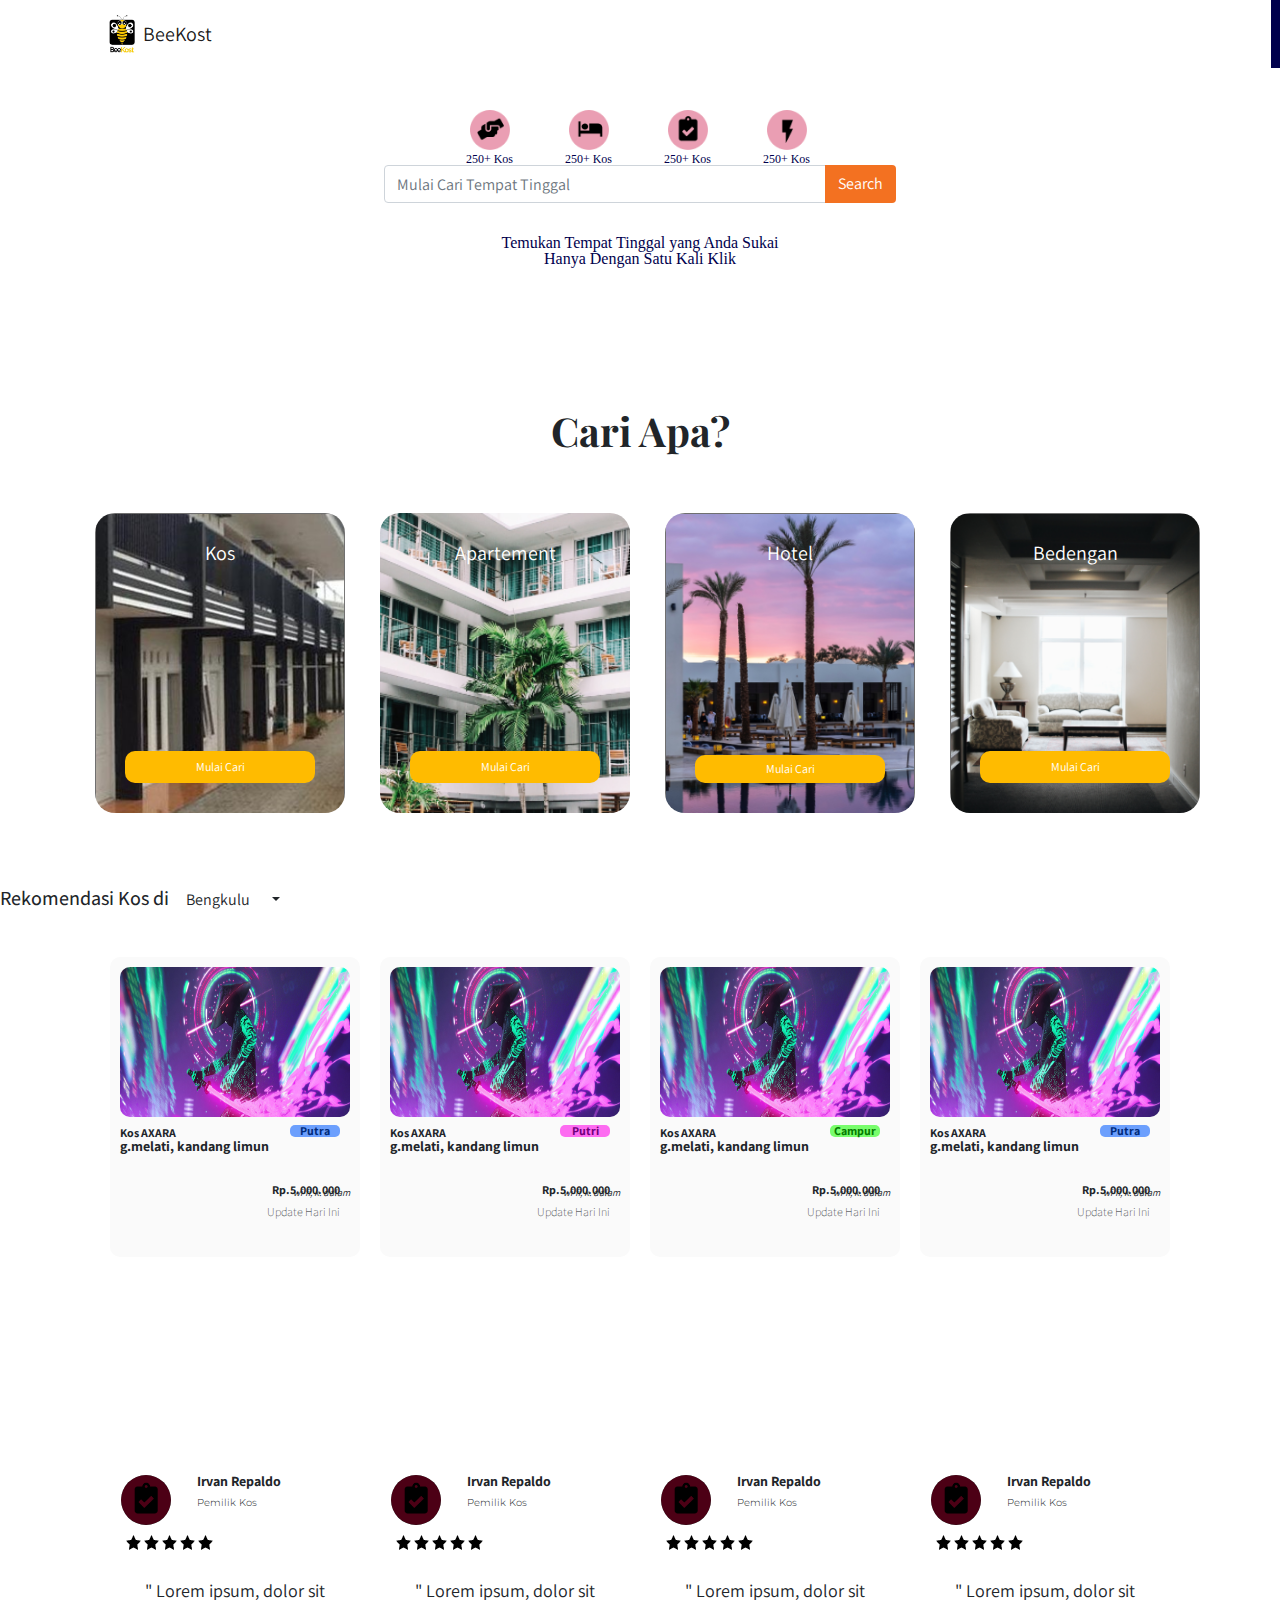
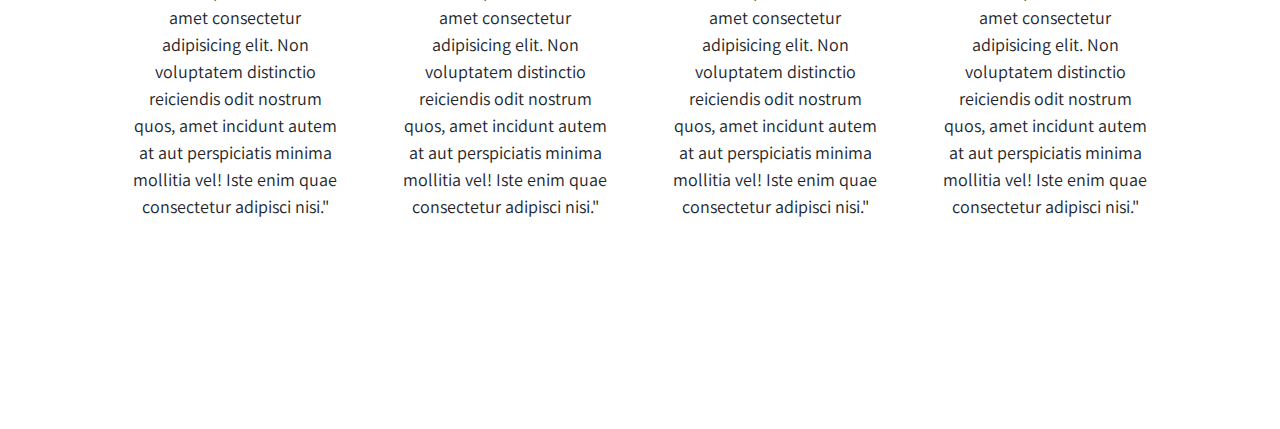
<file: index.html>
<!DOCTYPE html>
<html lang="en">
  <head>
    <meta charset="UTF-8" />
    <meta name="viewport" content="width=device-width, initial-scale=1.0" />
    <title>Document</title>
    <link
      rel="stylesheet"
      href="frontend/libraries/bootstrap/css/bootstrap.css"
    />
    <link
      href="https://fonts.googleapis.com/css2?family=Assistant:wght@200;300;400;600;700;800&family=Montserrat:ital,wght@0,100;0,200;0,300;0,400;0,500;0,600;0,700;0,800;0,900;1,100;1,200;1,300;1,400;1,500;1,600;1,700;1,800;1,900&family=Playfair+Display:ital,wght@0,400;0,500;0,600;0,700;0,800;0,900;1,400;1,500;1,600;1,700;1,800;1,900&display=swap"
      rel="stylesheet"
    />
    <link rel="stylesheet" href="frontend/styles/main.css" />
  </head>

  <body>
    <!-- Navigasi Bar -->
    <div class="container">
      <nav class="row navbar navbar-expand-lg navbar-light bg-white">
        <a href="index.html" class="navbar-brand">
          <img src="frontend/img/logo.jpeg" alt="Logo BeeKost" />
          BeeKost
        </a>
        <button
          class="navbar-toggler navbar-toggler-right"
          type="button"
          data-toggle="collapse"
          data-target="#navb"
        >
          <span class="navbar-toggler-icon"></span>
        </button>

        <div class="collapse navbar-collapse" id="navb">
          <ul class="navbar-nav ml-auto mr-3">
            <li class="nav-item mx-md-2">
              <a href="#" class="nav-link active">Home</a>
            </li>
            <li class="nav-item mx-md-2">
              <a href="#" class="nav-link">Pusat Bantuan</a>
            </li>
            <li class="nav-item mx-md-2">
              <a href="#" class="nav-link">Notifikasi</a>
            </li>
          </ul>

          <!-- Mobile Button -->
          <form class="form-inline my-2 my-md-0 d-md-none d-sm-block">
            <button class="btn btn-login my-2 my-md-0">Masuk</button>
          </form>
          <!-- Destop Button -->
          <form class="form-inline my-2 my-lg-0 d-none d-md-block">
            <button class="btn btn-login btn-navbar-right my-2 my-lg-0 px-4">
              Masuk
            </button>
          </form>
        </div>
      </nav>
    </div>
    <!-- Navigasi Bar -->
    <!-- Header -->
    <header class="text-center">
      <div class="container d-flex flex-column">
        <div class="row justify-content-center">
          <div class="col-2 col-md-1 mr-md-1">
            <img src="frontend/img/Human.png" alt="" class="img-kelebihan" />
            <p class="txt-kelebihan">250+ Kos</p>
          </div>
          <div class="col-2 col-md-1 mr-md-1">
            <img src="frontend/img/Human-1.png" alt="" class="img-kelebihan" />
            <p class="txt-kelebihan">250+ Kos</p>
          </div>
          <div class="col-2 col-md-1 mr-md-1">
            <img src="frontend/img/Human-2.png" alt="" class="img-kelebihan" />
            <p class="txt-kelebihan">250+ Kos</p>
          </div>
          <div class="col-2 col-md-1 mr-md-1">
            <img src="frontend/img/Human-3.png" alt="" class="img-kelebihan" />
            <p class="txt-kelebihan">250+ Kos</p>
          </div>
        </div>
      </div>
      <!-- Mobile -->
      <form class="my-2 my-md-0 d-md-none d-sm-block">
        <div class="input-group mb-3 mx-auto" style="width: 70%;">
          <input
            type="text"
            class="form-control"
            placeholder="Recipient's username"
          />
          <div class="input-group-append">
            <button class="btn btn-cari" type="submit">
              Search
            </button>
          </div>
        </div>
      </form>
      <!-- Mobile -->
      <!-- Desktop -->
      <form class="my-2 my-lg-0 d-none d-md-block">
        <div class="input-group mb-3 mx-auto" style="width: 40%;">
          <input
            type="text"
            class="form-control"
            placeholder="Mulai Cari Tempat Tinggal"
          />
          <div class="input-group-append">
            <button class="btn btn-cari" type="submit">
              Search
            </button>
          </div>
        </div>
      </form>
      <!-- Desktop -->
      <p class="pt-3">
        Temukan Tempat Tinggal yang Anda Sukai <br />
        Hanya Dengan Satu Kali Klik
      </p>
    </header>
    <!-- Header -->

    <main>
      <section class="section-popular" id="popular">
        <div class="container">
          <div class="row">
            <div class="col">
              <div class="text-center section-popular-heading">
                <h2 class="section-popular-text">Cari Apa?</h2>
              </div>
            </div>
          </div>
        </div>
      </section>
      <sction class="popular-content" id="popular-content">
        <div class="container">
          <div class="section-popular-content row justify-content-center">
            <div class="card-kosan col-lg-3">
              <div
                class="card-kos text-center d-flex flex-column"
                style="background-image: url(frontend/img/kos.png);"
              >
                <div class="place-name">Kos</div>
                <div class="kos-button mt-auto">
                  <a
                    href=""
                    class="btn btn-kos-details px-md-4 px-sm-2"
                    style="color: white;"
                    >Mulai Cari</a
                  >
                </div>
              </div>
            </div>
            <div class="card-apart col-lg-3">
              <div
                class="card-kos text-center d-flex flex-column"
                style="background-image: url(frontend/img/apartement.png);"
              >
                <div class="place-name">Apartement</div>
                <div class="kos-button mt-auto">
                  <a
                    href=""
                    class="btn btn-kos-details px-md-4 px-sm-1"
                    style="color: white;"
                    >Mulai Cari</a
                  >
                </div>
              </div>
            </div>
            <div class="card-hotel col-lg-3">
              <div
                class="card-kos text-center d-flex flex-column"
                style="background-image: url(frontend/img/hotel.png);"
              >
                <div class="place-name">Hotel</div>
                <div class="kos-button mt-auto">
                  <a
                    href=""
                    class="btn btn-kos-details py-sm-1 px-sm-1 px-md-4"
                    style="color: white;"
                    >Mulai Cari</a
                  >
                </div>
              </div>
            </div>
            <div class="card-bedeng col-lg-3">
              <div
                class="card-kos text-center d-flex flex-column"
                style="background-image: url(frontend/img/bedengan.png);"
              >
                <div class="place-name">Bedengan</div>
                <div class="kos-button mt-auto">
                  <a
                    href=""
                    class="btn btn-kos-details px-md-4 px-sm-1"
                    style="color: white;"
                    >Mulai Cari</a
                  >
                </div>
              </div>
            </div>
          </div>
        </div>
      </sction>
      <section class="rekomendasi" id="rekomendasi">
        <div class="container-rekomendasi">
          <div class="d-flex mt-5">
            <h5>
              Rekomendasi Kos di
              <div class="btn-group">
                <button type="button" class="btn">
                  Bengkulu
                </button>
                <button
                  type="button"
                  class="btn dropdown-toggle dropdown-toggle-split"
                  id="dropdownMenuReference"
                  data-toggle="dropdown"
                  aria-haspopup="true"
                  aria-expanded="false"
                  data-reference="parent"
                >
                  <span class="sr-only">Toggle Dropdown</span>
                </button>
                <div
                  class="dropdown-menu"
                  aria-labelledby="dropdownMenuReference"
                >
                  <a class="dropdown-item" href="#">Action</a>
                  <a class="dropdown-item" href="#">Another action</a>
                  <a class="dropdown-item" href="#">Something else here</a>
                  <div class="dropdown-divider"></div>
                  <a class="dropdown-item" href="#">Separated link</a>
                </div>
              </div>
            </h5>
          </div>
        </div>
        <div class="container-card-list">
          <div class="card-content">
            <div
              class="card-img"
              style="background-image: url(frontend/img/baner.jpg);"
            >
          </div>
            <div class="card-content-header">
              <div class="card-content-name"><p>Kos AXARA</p></div>
              <div class="card-content-kind btn-kind-putra">Putra</div>
            </div>
            <div class="card-content-location">
              <p>g.melati, kandang limun</p>
            </div>
            <div class="card-content-fasility">wi-fi, k. dalam</div>
            <div class="card-content-footer">
              <div class="card-content-price">Rp.5.000.000</div>
              <div class="card-content-latest">Update Hari Ini</div>
            </div>
          </div>
          <div class="card-content">
            <div class="card-img" style="background-image: url(frontend/img/baner.jpg);"></div>
            <div class="card-content-header">
              <div class="card-content-name">
                <p>Kos AXARA</p>
              </div>
              <div class="card-content-kind btn-kind-putri">Putri</div>
            </div>
            <div class="card-content-location">
              <p>g.melati, kandang limun</p>
            </div>
            <div class="card-content-fasility">wi-fi, k. dalam</div>
            <div class="card-content-footer">
              <div class="card-content-price">Rp.5.000.000</div>
              <div class="card-content-latest">Update Hari Ini</div>
            </div>
          </div>
          <div class="card-content">
            <div class="card-img" style="background-image: url(frontend/img/baner.jpg);"></div>
            <div class="card-content-header">
              <div class="card-content-name">
                <p>Kos AXARA</p>
              </div>
              <div class="card-content-kind btn-kind-campur">Campur</div>
            </div>
            <div class="card-content-location">
              <p>g.melati, kandang limun</p>
            </div>
            <div class="card-content-fasility">wi-fi, k. dalam</div>
            <div class="card-content-footer">
              <div class="card-content-price">Rp.5.000.000</div>
              <div class="card-content-latest">Update Hari Ini</div>
            </div>
          </div>
          <div class="card-content">
            <div class="card-img" style="background-image: url(frontend/img/baner.jpg);"></div>
            <div class="card-content-header">
              <div class="card-content-name">
                <p>Kos AXARA</p>
              </div>
              <div class="card-content-kind btn-kind-putra">Putra</div>
            </div>
            <div class="card-content-location">
              <p>g.melati, kandang limun</p>
            </div>
            <div class="card-content-fasility">wi-fi, k. dalam</div>
            <div class="card-content-footer">
              <div class="card-content-price">Rp.5.000.000</div>
              <div class="card-content-latest">Update Hari Ini</div>
            </div>
          </div>
        </div>
      <section class="-section-review" id="review">
        <div class="background-review">
          <div class="review-tittle">
            <h5>Penilaian User</h5>
          </div>
          <div class="container-review">
            <div class="review-content">
              <div class="review-header">
                <div class="review-username pt-3 pl-3 row">
                  <div class="user-review-image">
                    <img src="frontend/img/Human-2.png" class="user-review" />
                  </div>
                  <div class="name-reviewer pt-2 pl-3">
                    <h5>Irvan Repaldo</h5>
                    <p>Pemilik Kos</p>
                  </div>
                </div>
                <div class="review-rate pl-3">
                  <img src="frontend/img/star.png" alt="" />
                </div>
              </div>
              <div class="review-item">
                <span>
                  <p class="pt-4 review">
                    " Lorem ipsum, dolor sit amet consectetur adipisicing elit.
                    Non voluptatem distinctio reiciendis odit nostrum quos, amet
                    incidunt autem at aut perspiciatis minima mollitia vel! Iste
                    enim quae consectetur adipisci nisi."
                  </p></span
                >
              </div>
            </div>
            <div class="review-content">
              <div class="review-header">
                <div class="review-username pt-3 pl-3 row">
                  <div class="user-review-image">
                    <img src="frontend/img/Human-2.png" class="user-review" />
                  </div>
                  <div class="name-reviewer pt-2 pl-3">
                    <h5>Irvan Repaldo</h5>
                    <p>Pemilik Kos</p>
                  </div>
                </div>
                <div class="review-rate pl-3">
                  <img src="frontend/img/star.png" alt="" />
                </div>
              </div>
              <div class="review-item">
                <span>
                  <p class="pt-4 review">
                    " Lorem ipsum, dolor sit amet consectetur adipisicing elit.
                    Non voluptatem distinctio reiciendis odit nostrum quos, amet
                    incidunt autem at aut perspiciatis minima mollitia vel! Iste
                    enim quae consectetur adipisci nisi."
                  </p>
                </span>
              </div>
            </div>

            <div class="review-content">
              <div class="review-header">
                <div class="review-username pt-3 pl-3 row">
                  <div class="user-review-image">
                    <img src="frontend/img/Human-2.png" class="user-review" />
                  </div>
                  <div class="name-reviewer pt-2 pl-3">
                    <h5>Irvan Repaldo</h5>
                    <p>Pemilik Kos</p>
                  </div>
                </div>
                <div class="review-rate pl-3">
                  <img src="frontend/img/star.png" alt="" />
                </div>
              </div>
              <div class="review-item">
                <span>
                  <p class="pt-4 review">
                    " Lorem ipsum, dolor sit amet consectetur adipisicing elit.
                    Non voluptatem distinctio reiciendis odit nostrum quos, amet
                    incidunt autem at aut perspiciatis minima mollitia vel! Iste
                    enim quae consectetur adipisci nisi."
                  </p>
                </span>
              </div>
            </div>
            <div class="review-content">
              <div class="review-header">
                <div class="review-username pt-3 pl-3 row">
                  <div class="user-review-image">
                    <img src="frontend/img/Human-2.png" class="user-review" />
                  </div>
                  <div class="name-reviewer pt-2 pl-3">
                    <h5>Irvan Repaldo</h5>
                    <p>Pemilik Kos</p>
                  </div>
                </div>
                <div class="review-rate pl-3">
                  <img src="frontend/img/star.png" />
                </div>
              </div>
              <div class="review-item">
                <span>
                  <p class="pt-4 review">
                    " Lorem ipsum, dolor sit amet consectetur adipisicing elit.
                    Non voluptatem distinctio reiciendis odit nostrum quos, amet
                    incidunt autem at aut perspiciatis minima mollitia vel! Iste
                    enim quae consectetur adipisci nisi."
                  </p>
                </span>
              </div>
            </div>
          </div>
        </div>
      </section>
    </main>

    <script src="frontend/libraries/jquerry/jquery-3.5.1.min.js"></script>
    <script src="frontend/libraries/bootstrap/js/bootstrap.js"></script>
    <script src="frontend/libraries/retina/retina.min.js"></script>
  </body>
</html>
</file>
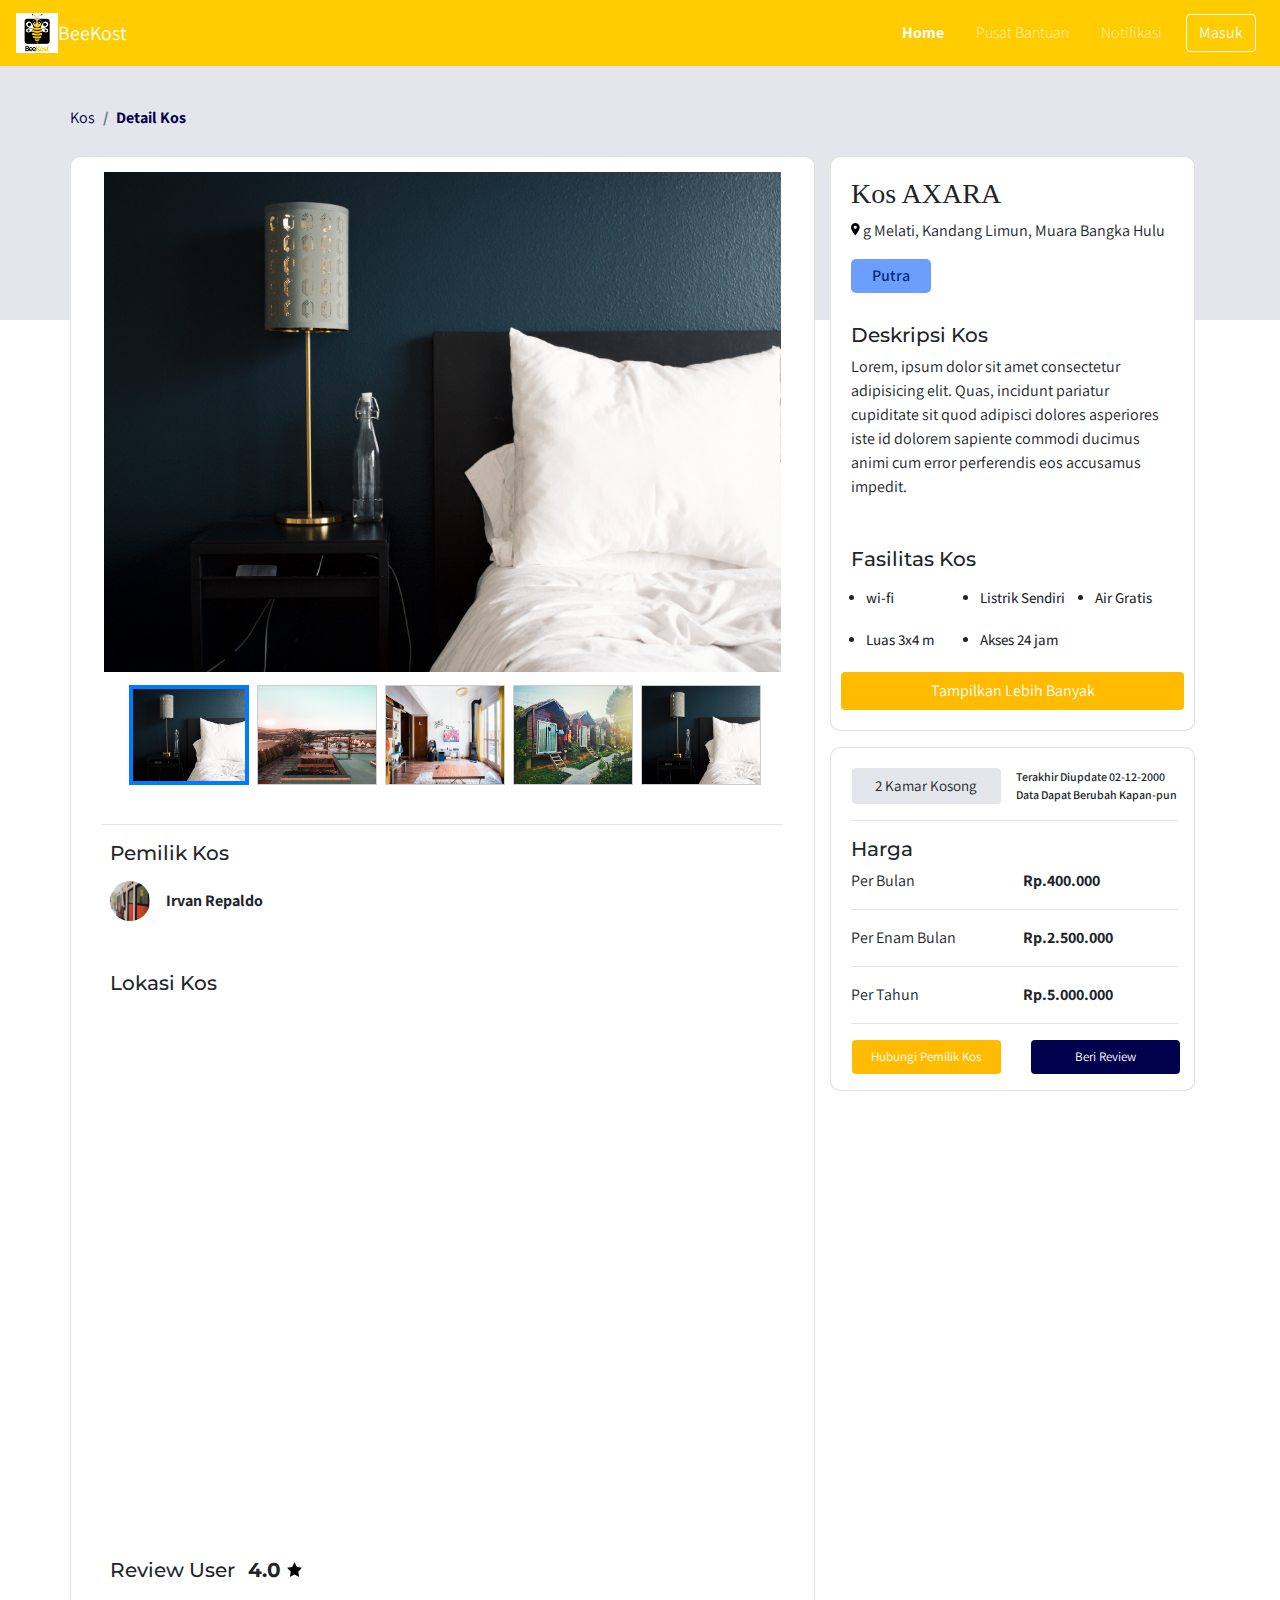
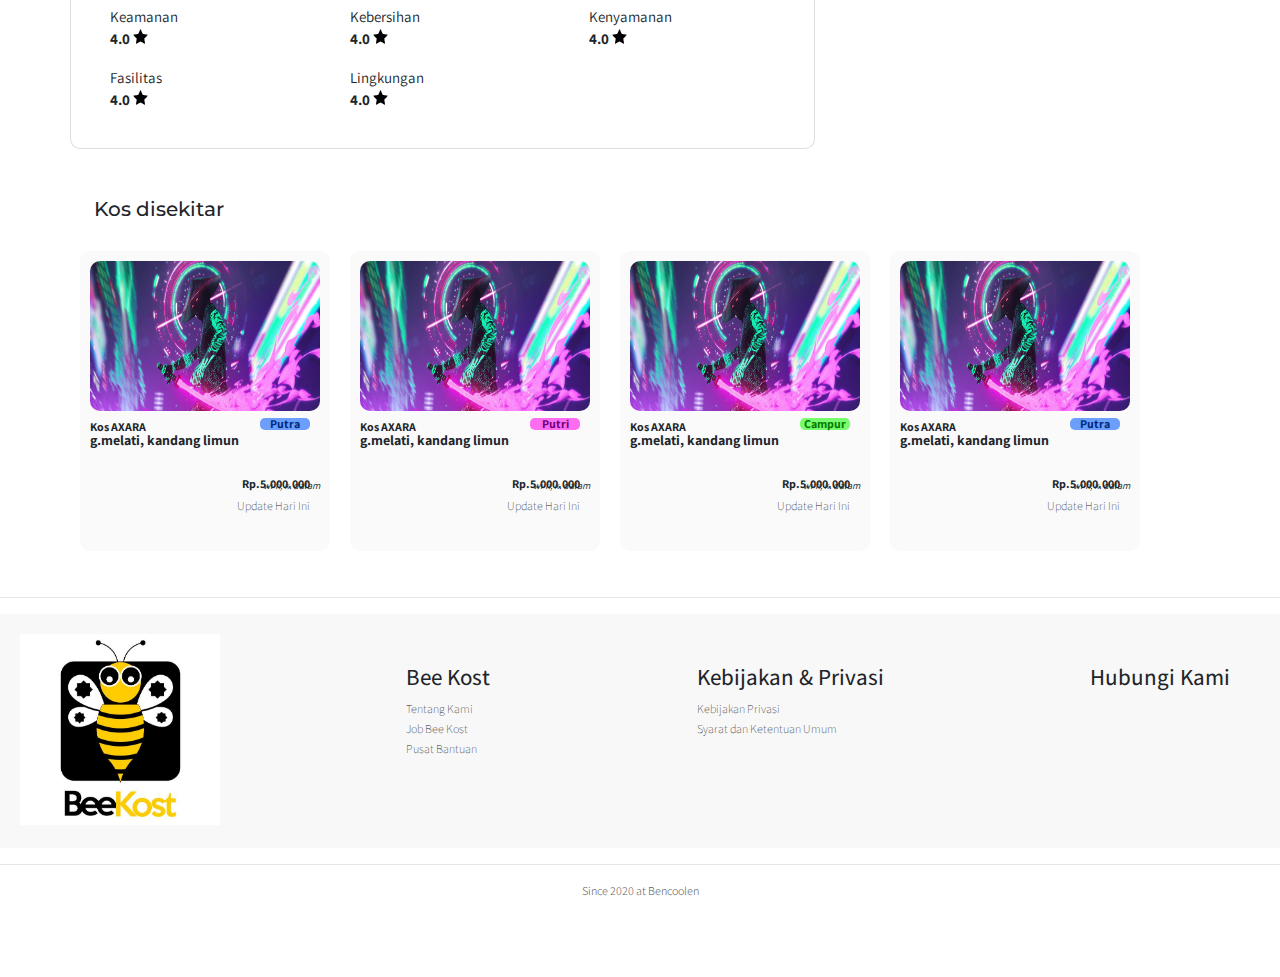
<file: detail.html>
<!DOCTYPE html>
  <html lang="en">

  <head>
      <meta charset="UTF-8" />
      <meta name="viewport" content="width=device-width, initial-scale=1, shrink-to-fit=no">
      <meta name="viewport" content="width=device-width, initial-scale=1.0" />
      <title>Document</title>
      <link rel="stylesheet" href="frontend/libraries/bootstrap/css/bootstrap.css" />
      <link
          href="https://fonts.googleapis.com/css2?family=Assistant:wght@200;300;400;600;700;800&family=Montserrat:ital,wght@0,100;0,200;0,300;0,400;0,500;0,600;0,700;0,800;0,900;1,100;1,200;1,300;1,400;1,500;1,600;1,700;1,800;1,900&family=Playfair+Display:ital,wght@0,400;0,500;0,600;0,700;0,800;0,900;1,400;1,500;1,600;1,700;1,800;1,900&display=swap"
          rel="stylesheet" />
      <link rel="stylesheet" href="frontend/styles/main.css" />
      <link rel="stylesheet" href="frontend/libraries/xzoom/xzoom.css">
  </head>

  <body>
      <!-- Navigasi Bar -->
      <nav class="row navbar navbar-expand-lg navbar-light  " style="background-color: #ffcc00;">
          <a href="index.html" class="navbar-brand" style="color: #fff;">
              <img src="frontend/img/logo.jpeg" alt="Logo BeeKost" />
              BeeKost
          </a>
          <button class="navbar-toggler navbar-toggler-right mr-2" type="button" data-toggle="collapse"
              data-target="#navb">
              <span class="navbar-toggler-icon"></span>
          </button>

          <div class="collapse navbar-collapse" id="navb">
              <ul class="navbar-nav ml-auto mr-3 d-flex align-items-center">
                  <li class="nav-item mx-md-2">
                      <a href="#" class="nav-link active">Home</a>
                  </li>
                  <li class="nav-item mx-md-2">
                      <a href="#" class="nav-link">Pusat Bantuan</a>
                  </li>
                  <li class="nav-item mx-md-2">
                      <a href="#" class="nav-link">Notifikasi</a>
                  </li>
                  <li class="nav-item mx-md-2">
                      <form action="">
                          <a href="#" class=""><button class="btn btn-outline-light">Masuk</button></a></form>
                  </li>
              </ul>

              <!-- Mobile Button -->
              <!--    <form class="form-inline my-2 my-md-0 d-md-none d-sm-block">
        <button class="btn btn-login my-2 my-md-0"><a href="login.html" style="color: white;text-decoration: none;">
            Masuk</a></button>
      </form> -->
              <!-- Destop Button -->
              <!--     <form class="form-inline my-2 my-lg-0 d-none d-md-block">
        <button class="btn btn-login btn-navbar-right my-2 my-lg-0 px-4">
          <a href="login.html" style="color: white;text-decoration: none;">
            Masuk</a>
        </button>
      </form> -->
          </div>
      </nav>
      <!-- Navigasi Bar -->
      <main>
          <section class="section-details-header">
              <div>

              </div>
          </section>
          <!-- mobile start -->
          <section class="section-details-content">
              <div class="container">
                  <div class="row d-lg-none d-sm-block">
                      <div class="col p-0 ">
                          <nav>
                              <ol class="breadcrumb">
                                  <li class="breadcrumb-item ml-3">
                                      Kos
                                  </li>
                                  <li class="breadcrumb-item active">
                                      Detail Kos
                                  </li>
                              </ol>
                          </nav>
                      </div>
                  </div>
                  <div class="row d-none d-lg-block">
                      <div class="col p-0 ">
                          <nav>
                              <ol class="breadcrumb">
                                  <li class="breadcrumb-item" style="margin-left: 100px;">
                                      Kos
                                  </li>
                                  <li class="breadcrumb-item active">
                                      Detail Kos
                                  </li>
                              </ol>
                          </nav>
                      </div>
                  </div>
                  <div class="row">
                      <div class="col-lg-8 pl-lg-0" style="border:0px;">
                          <div class="card card-details col-12">
                              <h3 style="font-family: asisstant;" class="ml-3 mt-2 d-lg-none d-sm-block">Kos AXARA</h3>
                              <P class="d-lg-none d-sm-block"><span class="mr-1"
                                      style="font-size: 12px; margin-bottom: 10px;">
                                      <img class="ml-3 mr-1" src="frontend/img/Icon material-location-on.png" alt=""> g
                                      Melati, Kandang Limun, Muara Bangka Hulu</span>
                              </P>
                              <div class="gallery">
                                  <div class="xzoom-container">
                                      <img class="xzoom" id="xzoom-default" src="frontend/img/2.jpg"
                                          xoriginal="frontend/img/2.jpg" />
                                      <div class="xzoom-thumbs ">
                                          <a href="frontend/img/2.jpg"><img class="xzoom-gallery" width="128"
                                                  src="frontend/img/2.jpg" xpreview="frontend/img/2.jpg" /></a>
                                          <a href="frontend/img/4.jpg"><img class="xzoom-gallery" width="128"
                                                  src="frontend/img/4.jpg" xpreview="frontend/img/4.jpg" /></a>
                                          <a href="frontend/img/3.jpg"><img class="xzoom-gallery" width="128"
                                                  src="frontend/img/3.jpg" xpreview="frontend/img/3.jpg" /></a>
                                          <a href="frontend/img/1.jpg"><img class="xzoom-gallery" width="128"
                                                  src="frontend/img/1.jpg" xpreview="frontend/img/1.jpg" /></a>
                                          <a href="frontend/img/2.jpg"><img class="xzoom-gallery" width="128"
                                                  src="frontend/img/2.jpg" xpreview="frontend/img/2.jpg" /></a>
                                      </div>
                                  </div>
                              </div>
                              <hr class="mx-3">
                              <div class="d-none d-lg-block">
                                  <h5 class="pl-4" style="font-weight: 500; font-family: 'montserrat';">Pemilik Kos</h5>
                                  <div class=" pemilik-kos pl-4 mt-3">
                                      <img src="frontend/img/0_e3523de4-f66b-4451-9ab6-9a04cb21c73f_816_612@2x.png"
                                          class="img-user mr-3" alt="">
                                      <p class="font-weight-bold">Irvan Repaldo</p>
                                  </div>
                                  <div class="lokasi-kos">
                                      <h5 style="font-weight: 500; font-family: 'montserrat';" class="pl-4">Lokasi Kos
                                      </h5>
                                      <div class="lokasi-kos-detail embed-responsive embed-responsive-4by3"><iframe
                                              src="https://www.google.com/maps/embed?pb=!1m18!1m12!1m3!1d3982.310936983425!2d102.51856728431065!3d-3.515389805956471!2m3!1f0!2f0!3f0!3m2!1i1024!2i768!4f13.1!3m3!1m2!1s0x2e3137380bed0b8b%3A0x22fe9d974a6a7cb3!2sMitsubishi%20Motors%20Lautan%20Berlian!5e0!3m2!1sid!2sid!4v1598352191198!5m2!1sid!2sid"
                                              width="600" height="450" frameborder="0" style="border:0;"
                                              allowfullscreen="" aria-hidden="false" tabindex="0"></iframe>
                                      </div>
                                  </div>
                                  <h5 style="font-weight: 500; font-family: 'montserrat', serif;" class="pl-4 mb-4">
                                      Review User <span style="font-weight: bold;" class="pl-2">4.0 <img
                                              src="frontend/img/Icon metro-star-full.png" alt=""></span></h5>
                                  <div class="review-kos row pl-4 ">

                                      <div class="review-item col-lg-4 mb-3">
                                          <p class="mr-3">Keamanan</p>
                                          <p class="font-weight-bold">4.0 <img
                                                  src="frontend/img/Icon metro-star-full.png" alt=""></p>
                                      </div>
                                      <div class="review-item col-lg-4 mb-3">
                                          <p>Kebersihan</p>
                                          <p class="font-weight-bold">4.0 <img
                                                  src="frontend/img/Icon metro-star-full.png" alt=""></p>
                                      </div>
                                      <div class="review-item col-lg-4 mb-3">
                                          <p>Kenyamanan</p>
                                          <p class="font-weight-bold">4.0 <img
                                                  src="frontend/img/Icon metro-star-full.png" alt=""></p>
                                      </div>
                                      <div class="review-item col-lg-4 mb-3">
                                          <p>Fasilitas</p>
                                          <p class="font-weight-bold">4.0 <img
                                                  src="frontend/img/Icon metro-star-full.png" alt=""></p>

                                      </div>
                                      <div class="review-item col-lg-4 mb-3">
                                          <p>Lingkungan</p>
                                          <p class="font-weight-bold">4.0 <img
                                                  src="frontend/img/Icon metro-star-full.png" alt=""></p>

                                      </div>
                                  </div>
                              </div>
                              <div class="btn-kind-putra ml-3 mt-1 d-lg-none d-sm-block ">Putra</div>

                              <div class="deskripsi-kos d-lg-none d-sm-block">
                                  <h5>Deskripsi Kos</h5>
                                  <p style="font-family: 'assistant';" class="pr-3 mb-5">Lorem, ipsum dolor sit amet
                                      consectetur
                                      adipisicing
                                      elit. Quas, incidunt pariatur
                                      cupiditate sit quod adipisci dolores asperiores iste id dolorem sapiente commodi
                                      ducimus animi cum error perferendis eos accusamus impedit.</p>
                                  <h5 class="pb-2">Fasilitas Kos</h5>
                                  <ul class="fasilitas-kos row " style="list-style-type:disc">
                                      <li class="fasilitas-item col-6">wi-fi</li>
                                      <li class="fasilitas-item col-6">Listrik Sendiri</li>
                                      <li class="fasilitas-item col-6">Air Gratis</li>
                                      <li class="fasilitas-item col-6">Luas 3x4 m</li>
                                      <li class="fasilitas-item col-6">Akses 24 jam</li>
                                  </ul>
                                  <button class="col-lg-12 btn btn-detail-kos navbar-toggler navbar-toggler-right"
                                      type="button" data-toggle="collapse" data-target="#detailsf" type="button">
                                      Tampilkan Lebih Banyak
                                  </button>
                              </div>
                              <div class="tampilkan-lebih-banyak collapse navbar-collapse d-lg-none d-sm-block"
                                  id="detailsf">

                                  <div class="lokasi-kos">
                                      <h5 style="font-weight: 500; font-family: 'montserrat';" class="pl-3">Lokasi Kos
                                      </h5>
                                      <P><span class="mr-1" style="font-size: 12px; margin-bottom: 10px;"><img
                                                  class="ml-3 mr-1" src="frontend/img/Icon material-location-on.png"
                                                  alt=""> g
                                              Melati, Kandang Limun, Muara Bangka Hulu</span>
                                          <div class="mt-3 lokasi-kos-detail embed-responsive embed-responsive-16by9">
                                              <iframe
                                                  src="https://www.google.com/maps/embed?pb=!1m18!1m12!1m3!1d3982.310936983425!2d102.51856728431065!3d-3.515389805956471!2m3!1f0!2f0!3f0!3m2!1i1024!2i768!4f13.1!3m3!1m2!1s0x2e3137380bed0b8b%3A0x22fe9d974a6a7cb3!2sMitsubishi%20Motors%20Lautan%20Berlian!5e0!3m2!1sid!2sid!4v1598352191198!5m2!1sid!2sid"
                                                  width="600" height="450" frameborder="0" style="border:0;"
                                                  allowfullscreen="" aria-hidden="false" tabindex="0"></iframe>
                                          </div>
                                  </div>
                                  <h5 class="pl-4" style="font-weight: 500; font-family: 'montserrat';">Pemilik Kos</h5>
                                  <div class=" pemilik-kos pl-4 mt-3">
                                      <img src="frontend/img/0_e3523de4-f66b-4451-9ab6-9a04cb21c73f_816_612@2x.png"
                                          class="img-user mr-3" alt="">
                                      <p class="font-weight-bold">Irvan Repaldo</p>

                                  </div>
                                  <hr class="mx-3">
                                  <div class="harga-kos">
                                      <div class="row pl-3">
                                          <button class="btn btn-kamar col-5">2 Kamar Kosong</button>
                                          <div class="latest-update-detail col-7"> Terakhir Diupdate 02-12-2000 <br>Data
                                              Dapat Berubah
                                              Kapan-pun</div>
                                      </div>
                                      <hr class="mr-3">
                                      <h5>Harga</h5>
                                      <div class=" row">
                                          <p class="col-6">Per Bulan</p>
                                          <p class="colo-6 font-weight-bold">Rp.400.000</p>
                                      </div>
                                      <hr class="mr-3">
                                      <div class=" row">
                                          <p class="col-6">Per Enam Bulan</p>
                                          <p class="colo-6 font-weight-bold">Rp.2.500.000</p>
                                      </div>
                                      <hr class="mr-3">
                                      <div class=" row">
                                          <p class="col-6">Per Tahun</p>
                                          <p class="colo-6 font-weight-bold">Rp.5.000.000</p>
                                      </div>
                                      <hr class="mr-3">

                                  </div>
                                  <h5 style="font-weight: 500; font-family: 'montserrat', serif;"
                                      class="pl-4 mb-4 mt-4">
                                      Review User <span style="font-weight: bold;" class="pl-2">4.0 <img
                                              src="frontend/img/Icon metro-star-full.png" alt=""></span></h5>
                                  <div class="review-kos row pl-4 ">

                                      <div class="review-item col-6 mb-3">
                                          <p class="mr-3">Keamanan</p>
                                          <p class="font-weight-bold">4.0 <img
                                                  src="frontend/img/Icon metro-star-full.png" alt=""></p>
                                      </div>
                                      <div class="review-item col-6 mb-3">
                                          <p>Kebersihan</p>
                                          <p class="font-weight-bold">4.0 <img
                                                  src="frontend/img/Icon metro-star-full.png" alt=""></p>
                                      </div>
                                      <div class="review-item col-6 mb-3">
                                          <p>Kenyamanan</p>
                                          <p class="font-weight-bold">4.0 <img
                                                  src="frontend/img/Icon metro-star-full.png" alt=""></p>
                                      </div>
                                      <div class="review-item col-6 mb-3">
                                          <p>Fasilitas</p>
                                          <p class="font-weight-bold">4.0 <img
                                                  src="frontend/img/Icon metro-star-full.png" alt=""></p>

                                      </div>
                                      <div class="review-item col-6 mb-3">
                                          <p>Lingkungan</p>
                                          <p class="font-weight-bold">4.0 <img
                                                  src="frontend/img/Icon metro-star-full.png" alt=""></p>

                                      </div>
                                  </div>
                                  <div class="row pb-3 hubungi-pemilik">
                                      <button class="col-5  btn btn-detail-hubungi">Hubungi
                                          Pemilik
                                          Kos</button>
                                      <div class="col-1"></div>
                                      <button class="col-5 btn btn-detail-review">Beri
                                          Review</button>
                                  </div>
                              </div>


                          </div>
                      </div>
                      <div class="col-lg-4 pl-lg-0 d-none d-lg-block">
                          <div class="card card-price">
                              <h3 style="font-family: asisstant;">Kos AXARA</h3>
                              <P><span><img src="frontend/img/Icon material-location-on.png" alt=""> g
                                      Melati, Kandang Limun, Muara Bangka Hulu</span>
                              </P>
                              <div class="btn-kind-putra mt-3 ">Putra</div>
                              <h5>Deskripsi Kos</h5>
                              <p style="font-family: 'assistant';" class="pr-3 mb-5">Lorem, ipsum dolor sit amet
                                  consectetur
                                  adipisicing
                                  elit. Quas, incidunt pariatur
                                  cupiditate sit quod adipisci dolores asperiores iste id dolorem sapiente commodi
                                  ducimus animi cum error perferendis eos accusamus impedit.</p>
                              <h5 class="pb-2">Fasilitas Kos</h5>
                              <ul class="fasilitas-kos row " style="list-style-type:disc">
                                  <li class="fasilitas-item col-lg-4">wi-fi</li>
                                  <li class="fasilitas-item col-lg-4">Listrik Sendiri</li>
                                  <li class="fasilitas-item col-lg-4">Air Gratis</li>
                                  <li class="fasilitas-item col-lg-4">Luas 3x4 m</li>
                                  <li class="fasilitas-item col-lg-4">Akses 24 jam</li>
                              </ul>
                              <button class="col-lg-12 btn btn-detail-kos" type="submit">
                                  Tampilkan Lebih Banyak
                              </button>
                          </div>
                          <div class="card card-price2 mt-3">
                              <div class="row pl-3">
                                  <button class="btn btn-kamar col-lg-5">2 Kamar Kosong</button>
                                  <div class="latest-update-detail col-lg-7"> Terakhir Diupdate 02-12-2000 <br>Data
                                      Dapat Berubah
                                      Kapan-pun</div>
                              </div>
                              <hr class="mr-3">
                              <h5>Harga</h5>
                              <div class=" row">
                                  <p class="col-lg-6">Per Bulan</p>
                                  <p class="colo-lg-6 font-weight-bold">Rp.400.000</p>
                              </div>
                              <hr class="mr-3">
                              <div class=" row">
                                  <p class="col-lg-6">Per Enam Bulan</p>
                                  <p class="colo-lg-6 font-weight-bold">Rp.2.500.000</p>
                              </div>
                              <hr class="mr-3">
                              <div class=" row">
                                  <p class="col-lg-6">Per Tahun</p>
                                  <p class="colo-lg-6 font-weight-bold">Rp.5.000.000</p>
                              </div>
                              <hr class="mr-3">
                              <div class="row pb-3 pl-3">
                                  <button class="col-lg-5  btn btn-detail-hubungi">Hubungi
                                      Pemilik
                                      Kos</button>
                                  <div class="col-lg-1"></div>
                                  <button class="col-lg-5 btn btn-detail-review">Beri
                                      Review</button>
                              </div>
                          </div>
                      </div>
                      <h5 class="pl-4 mt-5 mb-0 pb-0" style="margin-bottom:-50px;"> Kos disekitar</h5>
                      <div class="kos-disekitar-content mt-0">
                          <div class="container-card-list">

                              <div class="card-content">
                                  <div class="card-img" style="background-image: url(frontend/img/baner.jpg);">
                                  </div>
                                  <div class="card-content-header">
                                      <div class="card-content-name">
                                          <p>Kos AXARA</p>
                                      </div>
                                      <div class="card-content-kind btn-kind-putra">Putra</div>
                                  </div>

                                  <div class="card-content-location">
                                      <p>g.melati, kandang limun</p>
                                  </div>
                                  <div class="card-content-fasility">wi-fi, k. dalam</div>
                                  <div class="card-content-footer">
                                      <div class="card-content-price">Rp.5.000.000</div>
                                      <div class="card-content-latest">Update Hari Ini</div>
                                  </div>
                              </div>
                              <div class="card-content">
                                  <div class="card-img" style="background-image: url(frontend/img/baner.jpg);">
                                  </div>
                                  <div class="card-content-header">
                                      <div class="card-content-name">
                                          <p>Kos AXARA</p>
                                      </div>
                                      <div class="card-content-kind btn-kind-putri">Putri</div>
                                  </div>
                                  <div class="card-content-location">
                                      <p>g.melati, kandang limun</p>
                                  </div>
                                  <div class="card-content-fasility">wi-fi, k. dalam</div>
                                  <div class="card-content-footer">
                                      <div class="card-content-price">Rp.5.000.000</div>
                                      <div class="card-content-latest">Update Hari Ini</div>
                                  </div>
                              </div>
                              <div class="card-content">
                                  <div class="card-img" style="background-image: url(frontend/img/baner.jpg);">
                                  </div>
                                  <div class="card-content-header">
                                      <div class="card-content-name">
                                          <p>Kos AXARA</p>
                                      </div>
                                      <div class="card-content-kind btn-kind-campur">Campur</div>
                                  </div>
                                  <div class="card-content-location">
                                      <p>g.melati, kandang limun</p>
                                  </div>
                                  <div class="card-content-fasility">wi-fi, k. dalam</div>
                                  <div class="card-content-footer">
                                      <div class="card-content-price">Rp.5.000.000</div>
                                      <div class="card-content-latest">Update Hari Ini</div>
                                  </div>
                              </div>
                              <div class="card-content">
                                  <div class="card-img" style="background-image: url(frontend/img/baner.jpg);">
                                  </div>
                                  <div class="card-content-header">
                                      <div class="card-content-name">
                                          <p>Kos AXARA</p>
                                      </div>
                                      <div class="card-content-kind btn-kind-putra">Putra</div>
                                  </div>
                                  <div class="card-content-location">
                                      <p>g.melati, kandang limun</p>
                                  </div>
                                  <div class="card-content-fasility">wi-fi, k. dalam</div>
                                  <div class="card-content-footer">
                                      <div class="card-content-price">Rp.5.000.000</div>
                                      <div class="card-content-latest">Update Hari Ini</div>
                                  </div>
                              </div>
                          </div>
                      </div>

                  </div>
              </div>
          </section>
          <!-- mobile end -->

      </main>

      <!-- footer -->
      <footer>
          <hr>
          <div class="footer">
              <div class="footer-logo">
                  <img src="frontend/img/logo.jpeg" alt="" class="img-footer">
              </div>
              <div class="footer-tentang-kami">
                  <h5 class="footer-tittle">Bee Kost</h5>
                  <p class="footer-item">Tentang Kami</p>
                  <p class="footer-item">Job Bee Kost</p>
                  <p class="footer-item">Pusat Bantuan</p>
              </div>
              <div class="hubungi-kami">
                  <h5 class="footer-tittle">Kebijakan & Privasi</h5>
                  <p class="footer-item">Kebijakan Privasi</p>
                  <p class="footer-item">Syarat dan Ketentuan Umum</p>
              </div>
              <div class="hubungi-kami">
                  <h5 class="footer-tittle">Hubungi Kami</h5>
                  <p><i class="fab fa-facebook-square"></i><i class="fas fa-envelope-square"></i><i
                          class="fab fa-whatsapp"></i>
                  </p>
                  <p><i class="fab fa-instagram"></i><i class="fab fa-twitter-square"></i></p>
              </div>
          </div>
          <hr style="margin-bottom: 0px;">

          <p class="text-center cr"> Since 2020 at Bencoolen</p>
      </footer>
      <!-- footer -->
      <script src="frontend/libraries/jquerry/jquery-3.5.1.min.js"></script>
      <script src="frontend/libraries/bootstrap/js/bootstrap.js"></script>
      <script src="frontend/libraries/xzoom/xzoom.min.js"></script>
      <script>
          $(document).ready(function () {
              $('.xzoom, .xzoom-gallery').xzoom({
                  zoomWidth: 500,
                  title: false,
                  tint: '#333',
                  Xoffset: 15
              });
          });
      </script>

  </body>

  </html>
</file>
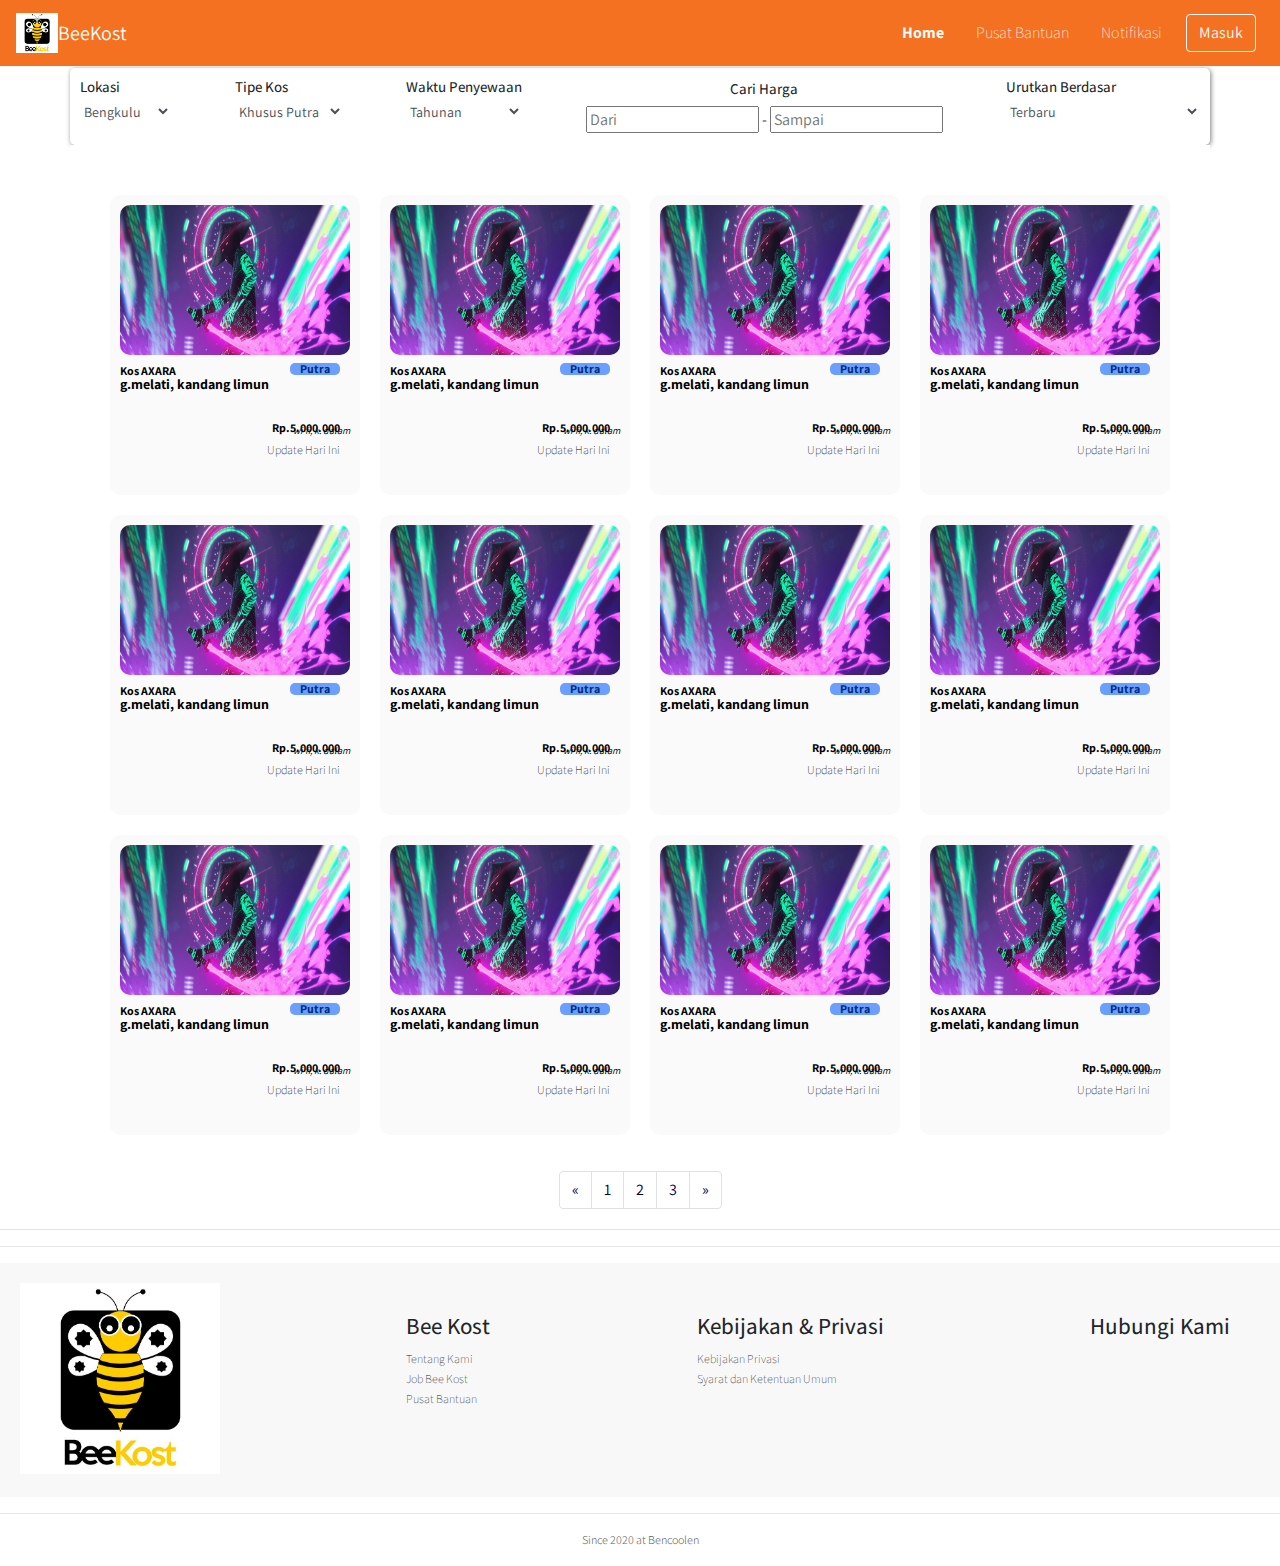
<file: kos.html>
<!DOCTYPE html>
<html lang="en">

<head>
  <meta charset="UTF-8" />
  <meta name="viewport" content="width=device-width, initial-scale=1, shrink-to-fit=no">
  <meta name="viewport" content="width=device-width, initial-scale=1.0" />
  <title>Document</title>
  <link rel="stylesheet" href="frontend/libraries/bootstrap/css/bootstrap.css" />
  <link
    href="https://fonts.googleapis.com/css2?family=Assistant:wght@200;300;400;600;700;800&family=Montserrat:ital,wght@0,100;0,200;0,300;0,400;0,500;0,600;0,700;0,800;0,900;1,100;1,200;1,300;1,400;1,500;1,600;1,700;1,800;1,900&family=Playfair+Display:ital,wght@0,400;0,500;0,600;0,700;0,800;0,900;1,400;1,500;1,600;1,700;1,800;1,900&display=swap"
    rel="stylesheet" />
  <link rel="stylesheet" href="frontend/styles/main.css" />
</head>

<body>
  <!-- Navigasi Bar -->
  <nav class="row navbar navbar-expand-lg navbar-light " style="background-color: #f37121;">
    <a href="index.html" class="navbar-brand" style="color: #fff;">
      <img src="frontend/img/logo.jpeg" alt="Logo BeeKost" />
      BeeKost
    </a>
    <button class="navbar-toggler navbar-toggler-right mr-2" type="button" data-toggle="collapse" data-target="#navb">
      <span class="navbar-toggler-icon"></span>
    </button>

    <div class="collapse navbar-collapse" id="navb">
      <ul class="navbar-nav ml-auto mr-3 d-flex align-items-center">
        <li class="nav-item mx-md-2">
          <a href="#" class="nav-link active">Home</a>
        </li>
        <li class="nav-item mx-md-2">
          <a href="#" class="nav-link">Pusat Bantuan</a>
        </li>
        <li class="nav-item mx-md-2">
          <a href="#" class="nav-link">Notifikasi</a>
        </li>
        <li class="nav-item mx-md-2">
          <form action="">
            <a href="#" class=""><button class="btn btn-outline-light">Masuk</button></a></form>
        </li>
      </ul>

      <!-- Mobile Button -->
      <!--    <form class="form-inline my-2 my-md-0 d-md-none d-sm-block">
        <button class="btn btn-login my-2 my-md-0"><a href="login.html" style="color: white;text-decoration: none;">
            Masuk</a></button>
      </form> -->
      <!-- Destop Button -->
      <!--     <form class="form-inline my-2 my-lg-0 d-none d-md-block">
        <button class="btn btn-login btn-navbar-right my-2 my-lg-0 px-4">
          <a href="login.html" style="color: white;text-decoration: none;">
            Masuk</a>
        </button>
      </form> -->
    </div>
  </nav>
  <!-- Navigasi Bar -->
  <!-- content -->
  <!-- header -->
  <!--     <header></header> -->
  <!-- heaeder -->
  <main>
    <!-- mobile -->
    <div class="d-lg-none d-sm-block">
      <button class="col-sm-12 btn btn-filter-kos navbar-toggler navbar-toggler-right" type="button"
        data-toggle="collapse" data-target="#carisf" type="button" style="margin-top: 100px;">
        Filter Kost
      </button>
      <div class="card" style="border-radius:10px;">
        <ul class="container collapse navbar-collapse p-3" id="carisf">
          <li class="cari-kategori pb-1 mt-2">
            <h6>Lokasi
              <span> <select class="form-control form-control-sm border-0">
                  <option>Bengkulu</option>
                  <option>Kepahiang</option>
                  <option>Curup</option>
                </select></span></h6>
          </li>
          <hr>
          <li class="cari-tipe-kos">
            <h6>Tipe Kos
              <span> <select class="form-control form-control-sm border-0 ml-0 pl-0">
                  <option>Khusus Putra</option>
                  <option>Khusus Putri</option>
                  <option>Campur</option>
                </select></span></h6>
          </li>
          <hr>
          <li class="cari-wktu-penyewaan">
            <h6>Waktu Penyewaan
              <span> <select class="form-control form-control-sm border-0 ml-0 pl-0">
                  <option>Tahunan</option>
                  <option>Bulanan</option>
                </select></span></h6>
          </li>
          <hr>
          <li class="cari-harga" ;">
            <h6>Cari Harga</h6>
            <span style="text-align: left;">
              <input type="number" placeholder="Dari"></input> -
              <input type="number" placeholder="Sampai"></input>
          </li>
          <hr>
          <li class="urutkan-berdasar">
            <h6>Urutkan Berdasar
              <span> <select class="form-control form-control-sm border-0 ml-0 pl-0">
                  <option>Terbaru</option>
                  <option>Harga Terendah Ke Tertinggi</option>
                  <option>Harga Tertinggi Ke Terendah </option>
                </select></span></h6>
          </li>
          <hr>
          <li> <button type="submit" class="btn btn-cari-filter px-4 py-1 " style="float: right;">
              Cari
            </button></li>
        </ul>
      </div>
    </div>
    <!-- mobile -->
    <!-- desktop -->
    <div class="container pencarian d-lg-flex d-none" style="margin-top: 68px ;" id="filterb">
      <div class="cari-kategori">
        <h6>Lokasi
          <span><select class="form-control form-control-sm border-0 pl-0 ml-0">
              <option>Bengkulu</option>
              <option>Kepahiang</option>
              <option>Curup</option>
            </select></span></h6>
      </div>
      <div class="cari-tipe-kos">
        <h6>Tipe Kos
          <span> <select class="form-control form-control-sm border-0 ml-0 pl-0">
              <option>Khusus Putra</option>
              <option>Khusus Putri</option>
              <option>Campur</option>
            </select></span></h6>
      </div>
      <div class="cari-wktu-penyewaan">
        <h6>Waktu Penyewaan
          <span> <select class="form-control form-control-sm border-0 ml-0 pl-0">
              <option>Tahunan</option>
              <option>Bulanan</option>
            </select></span></h6>
      </div>
      <div class="cari-harga" style="text-align: center;">
        <h6>Cari Harga</h6>
        <span>
          <input type="number" placeholder="Dari"></input> -
          <input type="number" placeholder="Sampai"></input>
      </div>
      <div class="urutkan-berdasar">
        <h6>Urutkan Berdasar
          <span> <select class="form-control form-control-sm border-0 ml-0 pl-0">
              <option>Terbaru</option>
              <option>Harga Terendah Ke Tertinggi</option>
              <option>Harga Tertinggi Ke Terendah </option>
            </select></span></h6>
      </div>
    </div>
    <!-- desktop -->
    <div class="container content-pencarian">
      <div class="container-card-list">

        <a href="detail.html" style="color:#000; text-decoration: none;">
          <div class="card-content">
            <div class="card-img" style="background-image: url(frontend/img/baner.jpg);">
            </div>
            <div class="card-content-header">
              <div class="card-content-name">
                <p>Kos AXARA</p>
              </div>
              <div class="card-content-kind btn-kind-putra">Putra</div>
            </div>

            <div class="card-content-location">
              <p>g.melati, kandang limun</p>
            </div>
            <div class="card-content-fasility">wi-fi, k. dalam</div>
            <div class="card-content-footer">
              <div class="card-content-price">Rp.5.000.000</div>
              <div class="card-content-latest">Update Hari Ini</div>
            </div>
          </div>
        </a>
        <a href="detail.html" style="color:#000;text-decoration: none;">
          <div class="card-content">
            <div class="card-img" style="background-image: url(frontend/img/baner.jpg);">
            </div>
            <div class="card-content-header">
              <div class="card-content-name">
                <p>Kos AXARA</p>
              </div>
              <div class="card-content-kind btn-kind-putra">Putra</div>
            </div>

            <div class="card-content-location">
              <p>g.melati, kandang limun</p>
            </div>
            <div class="card-content-fasility">wi-fi, k. dalam</div>
            <div class="card-content-footer">
              <div class="card-content-price">Rp.5.000.000</div>
              <div class="card-content-latest">Update Hari Ini</div>
            </div>
          </div>
        </a>
        <a href="detail.html" style="color:#000;text-decoration: none;">
          <div class="card-content">
            <div class="card-img" style="background-image: url(frontend/img/baner.jpg);">
            </div>
            <div class="card-content-header">
              <div class="card-content-name">
                <p>Kos AXARA</p>
              </div>
              <div class="card-content-kind btn-kind-putra">Putra</div>
            </div>

            <div class="card-content-location">
              <p>g.melati, kandang limun</p>
            </div>
            <div class="card-content-fasility">wi-fi, k. dalam</div>
            <div class="card-content-footer">
              <div class="card-content-price">Rp.5.000.000</div>
              <div class="card-content-latest">Update Hari Ini</div>
            </div>
          </div>
        </a>
        <a href="detail.html" style="color:#000;text-decoration: none;">
          <div class="card-content">
            <div class="card-img" style="background-image: url(frontend/img/baner.jpg);">
            </div>
            <div class="card-content-header">
              <div class="card-content-name">
                <p>Kos AXARA</p>
              </div>
              <div class="card-content-kind btn-kind-putra">Putra</div>
            </div>

            <div class="card-content-location">
              <p>g.melati, kandang limun</p>
            </div>
            <div class="card-content-fasility">wi-fi, k. dalam</div>
            <div class="card-content-footer">
              <div class="card-content-price">Rp.5.000.000</div>
              <div class="card-content-latest">Update Hari Ini</div>
            </div>
          </div>
        </a>
        <a href="detail.html" style="color:#000; text-decoration: none;">
          <div class="card-content">
            <div class="card-img" style="background-image: url(frontend/img/baner.jpg);">
            </div>
            <div class="card-content-header">
              <div class="card-content-name">
                <p>Kos AXARA</p>
              </div>
              <div class="card-content-kind btn-kind-putra">Putra</div>
            </div>

            <div class="card-content-location">
              <p>g.melati, kandang limun</p>
            </div>
            <div class="card-content-fasility">wi-fi, k. dalam</div>
            <div class="card-content-footer">
              <div class="card-content-price">Rp.5.000.000</div>
              <div class="card-content-latest">Update Hari Ini</div>
            </div>
          </div>
        </a>
        <a href="detail.html" style="color:#000;text-decoration: none;">
          <div class="card-content">
            <div class="card-img" style="background-image: url(frontend/img/baner.jpg);">
            </div>
            <div class="card-content-header">
              <div class="card-content-name">
                <p>Kos AXARA</p>
              </div>
              <div class="card-content-kind btn-kind-putra">Putra</div>
            </div>

            <div class="card-content-location">
              <p>g.melati, kandang limun</p>
            </div>
            <div class="card-content-fasility">wi-fi, k. dalam</div>
            <div class="card-content-footer">
              <div class="card-content-price">Rp.5.000.000</div>
              <div class="card-content-latest">Update Hari Ini</div>
            </div>
          </div>
        </a>
        <a href="detail.html" style="color:#000;text-decoration: none;">
          <div class="card-content">
            <div class="card-img" style="background-image: url(frontend/img/baner.jpg);">
            </div>
            <div class="card-content-header">
              <div class="card-content-name">
                <p>Kos AXARA</p>
              </div>
              <div class="card-content-kind btn-kind-putra">Putra</div>
            </div>

            <div class="card-content-location">
              <p>g.melati, kandang limun</p>
            </div>
            <div class="card-content-fasility">wi-fi, k. dalam</div>
            <div class="card-content-footer">
              <div class="card-content-price">Rp.5.000.000</div>
              <div class="card-content-latest">Update Hari Ini</div>
            </div>
          </div>
        </a>
        <a href="detail.html" style="color:#000;text-decoration: none;">
          <div class="card-content">
            <div class="card-img" style="background-image: url(frontend/img/baner.jpg);">
            </div>
            <div class="card-content-header">
              <div class="card-content-name">
                <p>Kos AXARA</p>
              </div>
              <div class="card-content-kind btn-kind-putra">Putra</div>
            </div>

            <div class="card-content-location">
              <p>g.melati, kandang limun</p>
            </div>
            <div class="card-content-fasility">wi-fi, k. dalam</div>
            <div class="card-content-footer">
              <div class="card-content-price">Rp.5.000.000</div>
              <div class="card-content-latest">Update Hari Ini</div>
            </div>
          </div>
        </a>
        <a href="detail.html" style="color:#000; text-decoration: none;">
          <div class="card-content">
            <div class="card-img" style="background-image: url(frontend/img/baner.jpg);">
            </div>
            <div class="card-content-header">
              <div class="card-content-name">
                <p>Kos AXARA</p>
              </div>
              <div class="card-content-kind btn-kind-putra">Putra</div>
            </div>

            <div class="card-content-location">
              <p>g.melati, kandang limun</p>
            </div>
            <div class="card-content-fasility">wi-fi, k. dalam</div>
            <div class="card-content-footer">
              <div class="card-content-price">Rp.5.000.000</div>
              <div class="card-content-latest">Update Hari Ini</div>
            </div>
          </div>
        </a>
        <a href="detail.html" style="color:#000;text-decoration: none;">
          <div class="card-content">
            <div class="card-img" style="background-image: url(frontend/img/baner.jpg);">
            </div>
            <div class="card-content-header">
              <div class="card-content-name">
                <p>Kos AXARA</p>
              </div>
              <div class="card-content-kind btn-kind-putra">Putra</div>
            </div>

            <div class="card-content-location">
              <p>g.melati, kandang limun</p>
            </div>
            <div class="card-content-fasility">wi-fi, k. dalam</div>
            <div class="card-content-footer">
              <div class="card-content-price">Rp.5.000.000</div>
              <div class="card-content-latest">Update Hari Ini</div>
            </div>
          </div>
        </a>
        <a href="detail.html" style="color:#000;text-decoration: none;">
          <div class="card-content">
            <div class="card-img" style="background-image: url(frontend/img/baner.jpg);">
            </div>
            <div class="card-content-header">
              <div class="card-content-name">
                <p>Kos AXARA</p>
              </div>
              <div class="card-content-kind btn-kind-putra">Putra</div>
            </div>

            <div class="card-content-location">
              <p>g.melati, kandang limun</p>
            </div>
            <div class="card-content-fasility">wi-fi, k. dalam</div>
            <div class="card-content-footer">
              <div class="card-content-price">Rp.5.000.000</div>
              <div class="card-content-latest">Update Hari Ini</div>
            </div>
          </div>
        </a>
        <a href="detail.html" style="color:#000;text-decoration: none;">
          <div class="card-content">
            <div class="card-img" style="background-image: url(frontend/img/baner.jpg);">
            </div>
            <div class="card-content-header">
              <div class="card-content-name">
                <p>Kos AXARA</p>
              </div>
              <div class="card-content-kind btn-kind-putra">Putra</div>
            </div>

            <div class="card-content-location">
              <p>g.melati, kandang limun</p>
            </div>
            <div class="card-content-fasility">wi-fi, k. dalam</div>
            <div class="card-content-footer">
              <div class="card-content-price">Rp.5.000.000</div>
              <div class="card-content-latest">Update Hari Ini</div>
            </div>
          </div>
        </a>
      </div>
    </div>
    <nav aria-label="Page navigation example " class="mt-3">
      <ul class="pagination">
        <li class="page-item">
          <a class="page-link" href="#" aria-label="Previous">
            <span aria-hidden="true">&laquo;</span>
          </a>
        </li>
        <li class="page-item"><a class="page-link" href="#">1</a></li>
        <li class="page-item"><a class="page-link" href="#">2</a></li>
        <li class="page-item"><a class="page-link" href="#">3</a></li>
        <li class="page-item">
          <a class="page-link" href="#" aria-label="Next">
            <span aria-hidden="true">&raquo;</span>
          </a>
        </li>
      </ul>
    </nav>
  </main>
  <hr>
  <!-- content -->
  <!-- footer -->
  <footer>
    <hr>
    <div class="footer">
      <div class="footer-logo">
        <img src="frontend/img/logo.jpeg" alt="" class="img-footer">
      </div>
      <div class="footer-tentang-kami">
        <h5 class="footer-tittle">Bee Kost</h5>
        <p class="footer-item">Tentang Kami</p>
        <p class="footer-item">Job Bee Kost</p>
        <p class="footer-item">Pusat Bantuan</p>
      </div>
      <div class="hubungi-kami">
        <h5 class="footer-tittle">Kebijakan & Privasi</h5>
        <p class="footer-item">Kebijakan Privasi</p>
        <p class="footer-item">Syarat dan Ketentuan Umum</p>
      </div>
      <div class="hubungi-kami">
        <h5 class="footer-tittle">Hubungi Kami</h5>
        <p><i class="fab fa-facebook-square"></i><i class="fas fa-envelope-square"></i><i class="fab fa-whatsapp"></i>
        </p>
        <p><i class="fab fa-instagram"></i><i class="fab fa-twitter-square"></i></p>
      </div>
    </div>
    <hr style="margin-bottom: 0px;">

    <p class="text-center cr"> Since 2020 at Bencoolen</p>
  </footer>
  <!-- footer -->
  <script src="frontend/libraries/jquerry/jquery-3.5.1.min.js"></script>
  <script src="https://code.jquery.com/jquery-3.5.1.slim.min.js"
    integrity="sha384-DfXdz2htPH0lsSSs5nCTpuj/zy4C+OGpamoFVy38MVBnE+IbbVYUew+OrCXaRkfj" crossorigin="anonymous">
  </script>
  <script src="https://cdn.jsdelivr.net/npm/popper.js@1.16.1/dist/umd/popper.min.js"
    integrity="sha384-9/reFTGAW83EW2RDu2S0VKaIzap3H66lZH81PoYlFhbGU+6BZp6G7niu735Sk7lN" crossorigin="anonymous">
  </script>
  <script src="https://stackpath.bootstrapcdn.com/bootstrap/4.5.2/js/bootstrap.min.js"
    integrity="sha384-B4gt1jrGC7Jh4AgTPSdUtOBvfO8shuf57BaghqFfPlYxofvL8/KUEfYiJOMMV+rV" crossorigin="anonymous">
  </script>
  <script src="frontend/libraries/bootstrap/js/bootstrap.js"></script>
  <script src="frontend/libraries/retina/retina.min.js"></script>
</body>

</html>
</file>
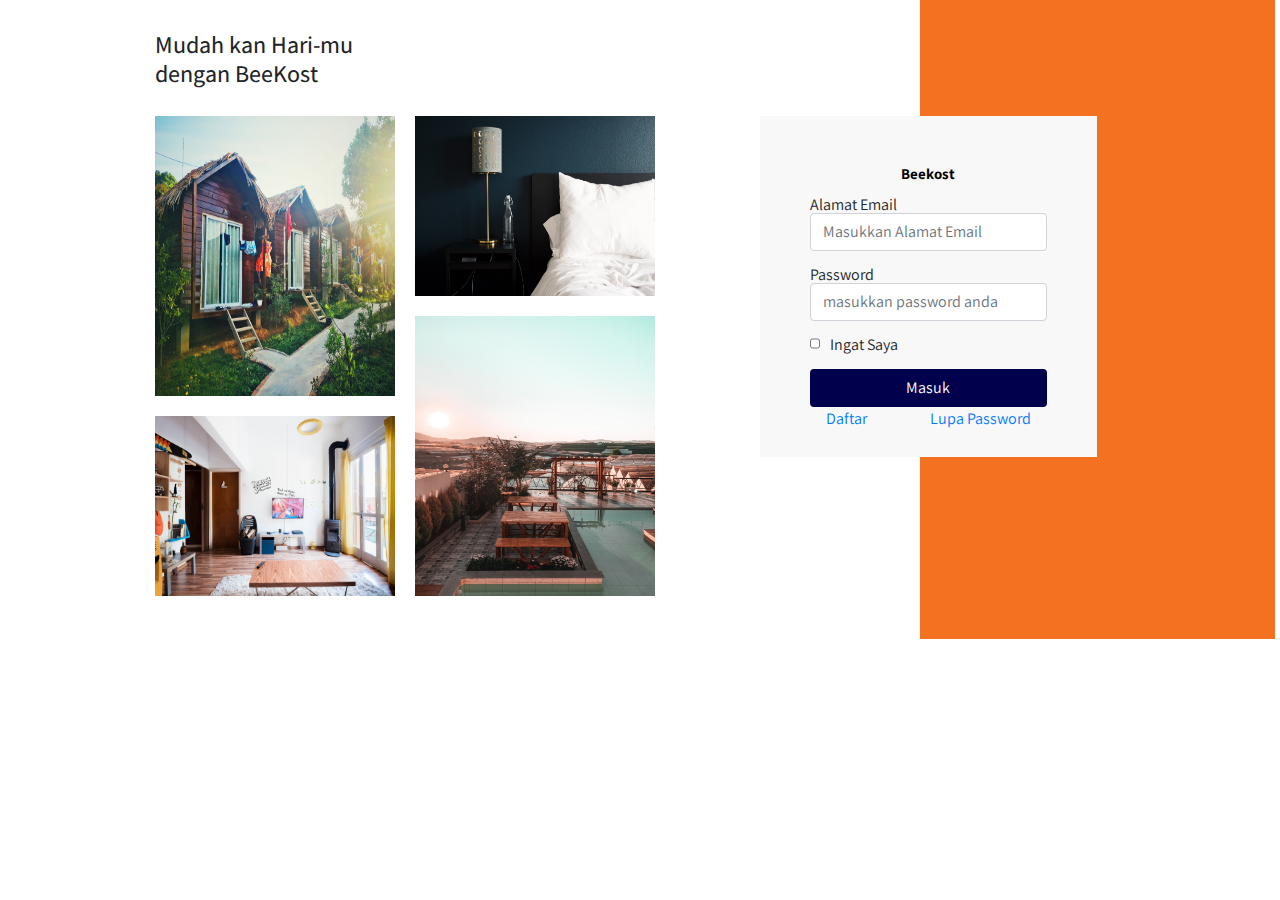
<file: login.html>
<!DOCTYPE html>
<html lang="en">

<head>
    <meta charset="UTF-8" />
    <meta name="viewport" content="width=device-width, initial-scale=1, shrink-to-fit=no">
    <meta name="viewport" content="width=device-width, initial-scale=1.0" />
    <title>Document</title>
    <link rel="stylesheet" href="frontend/libraries/bootstrap/css/bootstrap.css" />
    <link
        href="https://fonts.googleapis.com/css2?family=Assistant:wght@200;300;400;600;700;800&family=Montserrat:ital,wght@0,100;0,200;0,300;0,400;0,500;0,600;0,700;0,800;0,900;1,100;1,200;1,300;1,400;1,500;1,600;1,700;1,800;1,900&family=Playfair+Display:ital,wght@0,400;0,500;0,600;0,700;0,800;0,900;1,400;1,500;1,600;1,700;1,800;1,900&display=swap"
        rel="stylesheet" />
    <link rel="stylesheet" href="frontend/styles/main.css" />
</head>

<body>
    <!-- dekstop -->
    <div class="container login-page d-none d-lg-block">
        <div class="login-tittle col-lg-6">
            <h4> Mudah kan Hari-mu
                <br>dengan BeeKost
            </h4>
        </div>
        <div class="login-login col-lg-12">
            <div class="login-img col-lg-7">
                <img class="img-login-1" src="frontend/img/1.jpg" alt="">
                <img class="img-login-2" src="frontend/img/2.jpg" alt="">
                <img class="img-login-3" src="frontend/img/3.jpg" alt="">
                <img class="img-login-4" src="frontend/img/4.jpg" alt="">
            </div>
            <div class="col-lg-5" style="float:right">
                <form class="col-lg-10 login-form ">
                    <div class="form-group beekost-login-tittle">
                        <a href="index.html" style="color: black;"><p>Beekost</p></a>
                    </div>
                    <div class="form-group">
                        <label for="exampleInputEmail1">Alamat Email</label>
                        <input type="email" class="form-control" id="exampleInputEmail1"
                            placeholder="Masukkan Alamat Email" aria-describedby="emailHelp">
                    </div>
                    <div class="form-group">
                        <label for="exampleInputPassword1">Password</label>
                        <input type="password" class="form-control" id="exampleInputPassword1"
                            placeholder="masukkan password anda">
                    </div>
                    <div class="form-group form-check">
                        <input type="checkbox" class="form-check-input" id="exampleCheck1">
                        <label class="form-check-label" for="exampleCheck1">Ingat Saya</label>
                    </div>
                    <button type="submit" class="btn btn-login">Masuk</button>
                    <a href="register.html" class="ml-3 mt-1" style="float: left;">Daftar</a>
                    <a href="#" class="mr-3 mt-1" style="float : right;">Lupa Password</a>
                </form>
            </div>
        </div>
        <div class="background-login d-none d-lg-block"> a</div>
    </div>


    <!-- dekstop -->
    <!-- mobile -->
    <div class="container login-page d-lg-none d-md-block">
        <div class="login-tittle col-lg-6">
           <h4> Mudah kan Hari-mu
                <br>dengan BeeKost
            </h4>
            <div class="col-lg-6" style="float:right">
                <form class="col-lg-8 login-form " action="index.html">
                    <div class="form-group beekost-login-tittle">
                        <a href="index.html" style="color: black; text-decoration: none;"> <p>Beekost</p></a>
                    </div>
                    <div class="form-group">
                        <label for="exampleInputEmail1">Alamat Email</label>
                        <input type="email" class="form-control" id="exampleInputEmail1" aria-describedby="emailHelp">
                    </div>
                    <div class="form-group">
                        <label for="exampleInputPassword1">Password</label>
                        <input type="password" class="form-control" id="exampleInputPassword1">
                    </div>
                    <div class="form-group form-check">
                        <input type="checkbox" class="form-check-input" id="exampleCheck1">
                        <label class="form-check-label" for="exampleCheck1">Ingat Saya</label>
                    </div>
                    <button type="submit" class="btn btn-login-mobile">Masuk</button>
                    <br>
                    <div class="daftar-beekost">
                        <a href="register.html">Daftar</a>
                        <a href="register.html">Lupa Password</a>
                    </div>
                </form>
            </div>
        </div>

    </div>





    
</body>
<script src="frontend/libraries/jquerry/jquery-3.5.1.min.js"></script>
<script src="https://code.jquery.com/jquery-3.5.1.slim.min.js" integrity="sha384-DfXdz2htPH0lsSSs5nCTpuj/zy4C+OGpamoFVy38MVBnE+IbbVYUew+OrCXaRkfj" crossorigin="anonymous"></script>
<script src="https://cdn.jsdelivr.net/npm/popper.js@1.16.1/dist/umd/popper.min.js" integrity="sha384-9/reFTGAW83EW2RDu2S0VKaIzap3H66lZH81PoYlFhbGU+6BZp6G7niu735Sk7lN" crossorigin="anonymous"></script>
<script src="https://stackpath.bootstrapcdn.com/bootstrap/4.5.2/js/bootstrap.min.js" integrity="sha384-B4gt1jrGC7Jh4AgTPSdUtOBvfO8shuf57BaghqFfPlYxofvL8/KUEfYiJOMMV+rV" crossorigin="anonymous"></script>
<script src="frontend/libraries/bootstrap/js/bootstrap.js"></script>
<script src="frontend/libraries/xzoom/xzoom.min.js"></script>

</html>
</file>
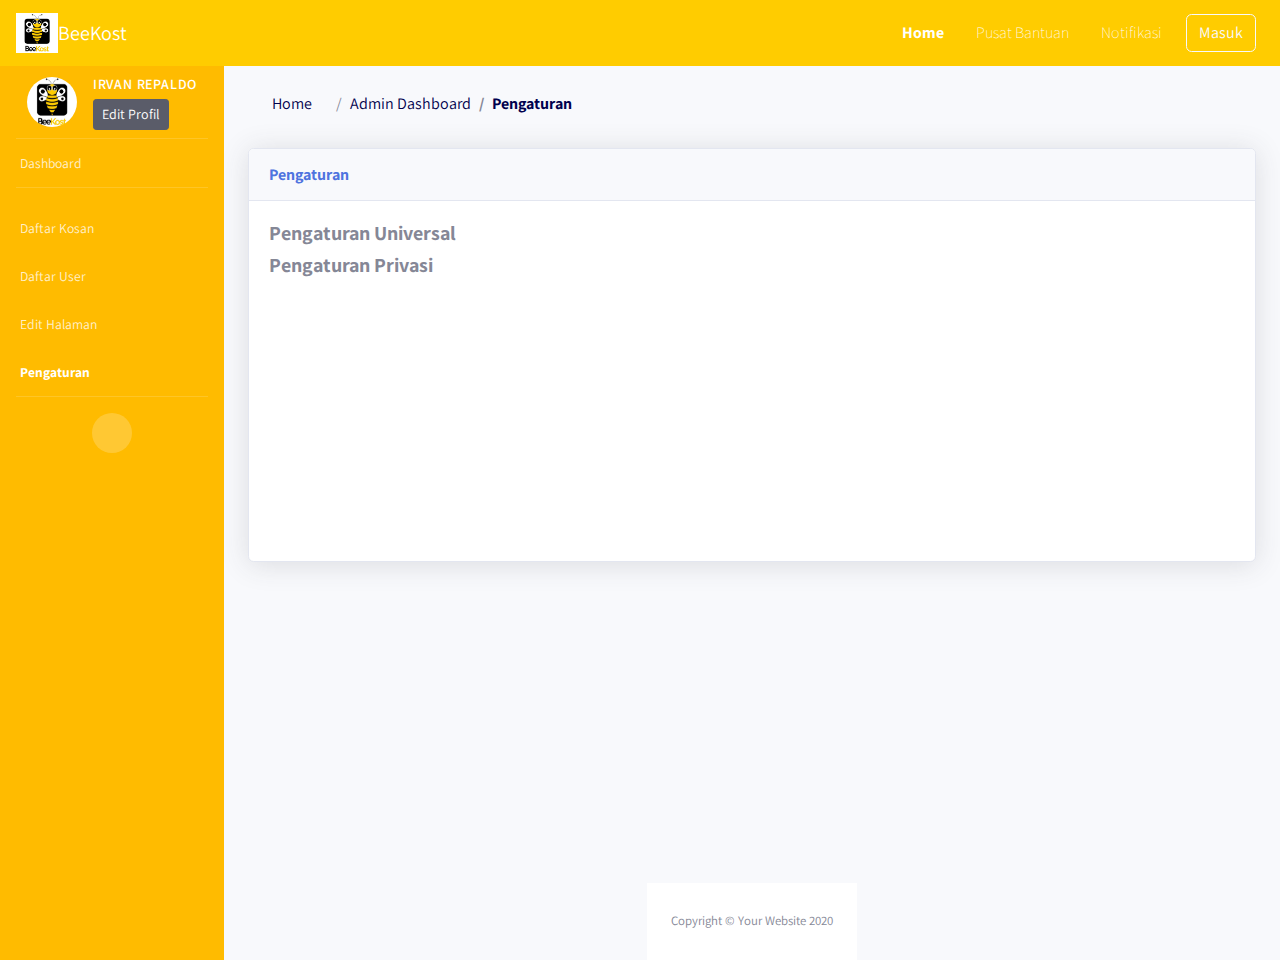
<file: pengaturan-admin.html>
<!DOCTYPE html>
<html lang="en">

<head>
    <meta charset="UTF-8" />
    <meta name="viewport" content="width=device-width, initial-scale=1, shrink-to-fit=no">
    <meta name="viewport" content="width=device-width, initial-scale=1.0" />
    <title>Document</title>
    <link rel="stylesheet" href="frontend/libraries/bootstrap/css/bootstrap.css" />
    <link
        href="https://fonts.googleapis.com/css2?family=Assistant:wght@200;300;400;600;700;800&family=Montserrat:ital,wght@0,100;0,200;0,300;0,400;0,500;0,600;0,700;0,800;0,900;1,100;1,200;1,300;1,400;1,500;1,600;1,700;1,800;1,900&family=Playfair+Display:ital,wght@0,400;0,500;0,600;0,700;0,800;0,900;1,400;1,500;1,600;1,700;1,800;1,900&display=swap"
        rel="stylesheet" />
    <link rel="stylesheet" href="https://use.fontawesome.com/releases/v5.14.0/css/all.css"
        integrity="sha384-HzLeBuhoNPvSl5KYnjx0BT+WB0QEEqLprO+NBkkk5gbc67FTaL7XIGa2w1L0Xbgc" crossorigin="anonymous">
    <link
        href="https://fonts.googleapis.com/css?family=Nunito:200,200i,300,300i,400,400i,600,600i,700,700i,800,800i,900,900i"
        rel="stylesheet">

    <!-- Custom styles for this template-->
    <link href="frontend/styles/sb-admin-2.min.css" rel="stylesheet">
    <link rel="stylesheet" href="frontend/styles/main.css" />
</head>

<body id="page-top">
    <!-- Navigasi Bar -->
    <div id="wrapper">
        <nav class="row navbar navbar-expand-lg navbar-light  " style="background-color: #ffcc00;">
            <a href="index.html" class="navbar-brand" style="color: #fff;">
                <img src="frontend/img/logo.jpeg" alt="Logo BeeKost" />
                BeeKost
            </a>
            <button class="navbar-toggler navbar-toggler-right mr-2" type="button" data-toggle="collapse"
                data-target="#navb">
                <span class="navbar-toggler-icon"></span>
            </button>

            <div class="collapse navbar-collapse" id="navb">
                <ul class="navbar-nav ml-auto mr-3 d-flex align-items-center">
                    <li class="nav-item mx-md-2">
                        <a href="#" class="nav-link active">Home</a>
                    </li>
                    <li class="nav-item mx-md-2">
                        <a href="#" class="nav-link">Pusat Bantuan</a>
                    </li>
                    <li class="nav-item mx-md-2">
                        <a href="#" class="nav-link">Notifikasi</a>
                    </li>
                    <li class="nav-item mx-md-2">
                        <form action="">
                            <a href="#" class=""><button class="btn btn-outline-light">Masuk</button></a></form>
                    </li>
                </ul>

                <!-- Mobile Button -->
                <!--    <form class="form-inline my-2 my-md-0 d-md-none d-sm-block">
        <button class="btn btn-login my-2 my-md-0"><a href="login.html" style="color: white;text-decoration: none;">
            Masuk</a></button>
      </form> -->
                <!-- Destop Button -->
                <!--     <form class="form-inline my-2 my-lg-0 d-none d-md-block">
        <button class="btn btn-login btn-navbar-right my-2 my-lg-0 px-4">
          <a href="login.html" style="color: white;text-decoration: none;">
            Masuk</a>
        </button>
      </form> -->
            </div>
        </nav>
        <!-- Navigasi Bar -->

        <!-- Side Bar -->
        <ul class="navbar-nav sidebar sidebar-dark accordion position-relative "
            style="margin-top: 60px; background-color:#ffbb00; " id="accordionSidebar">

            <!-- Sidebar - Brand -->

            <div class="sidebar-brand d-flex justify-content-center align-items-center user-nf  pl-3 mt-2">
                <div class="poto-user ">
                    <img src="frontend/img/logo.jpeg" class="poto-user-dashboard">
                </div>
                <div class=" sidebar-brand-text user-fe pl-3">
                    <div class=" user-name-dash pb-2">Irvan Repaldo</div>
                    <div class="d-flex justify-content-start">
                        <a href="edit-profil.html"> <Button class="btn btn-dark btn-sm">Edit
                                Profil</Button>
                        </a></div>
                </div>
            </div>
            <!-- Divider -->
            <hr class="sidebar-divider my-0">

            <!-- Nav Item - Dashboard -->
            <li class="nav-item ">
                <a class="nav-link" href="dashboard-admin.html">
                    <i class="fas fa-fw fa-tachometer-alt"></i>
                    <span>Dashboard</span></a>
            </li>

            <!-- Divider -->
            <hr class="sidebar-divider">

            <!-- Heading -->

            <!-- Nav Item - Pages Collapse Menu -->
            <li class="nav-item">
                <a class="nav-link collapsed" href="kos-admin.html" aria-expanded="true" aria-controls="collapseTwo">
                    <i class="fas fa-fw fa-home"></i> <span>Daftar Kosan</span>
                </a>
            </li>

            <!-- Nav Item - Utilities Collapse Menu -->
            <li class="nav-item">
                <a class="nav-link collapsed" href="user-admin.html"><i class="fas fa-fw fa-user"></i>
                    <span>Daftar User</span>
                </a>
            </li>
            <li class="nav-item">
                <a class="nav-link collapsed" href="e-hal-admin.html">
                    <i class="fas fa-fw fa-edit"></i>
                    <span>Edit Halaman</span>
                </a>
            </li>
            <!-- Nav Item - setting -->
            <li class="nav-item active">
                <a class="nav-link" href="pengaturan-admin.html">
                    <i class="fas fa-fw fa-cogs"></i>
                    <span>Pengaturan</span></a>
            </li>

            <!-- Divider -->
            <hr class="sidebar-divider d-none d-md-block">

            <!-- Sidebar Toggler (Sidebar) -->
            <div class="text-center d-none d-md-inline">
                <button class="rounded-circle border-0" id="sidebarToggle"></button>
            </div>

        </ul>
        <!-- Side Bar -->

        <!-- content start -->
        <div id="content-wrapper" class="d-flex flex-column position-relative" style="margin-top: 60px;">


            <!-- Main Content -->
            <div id="content">

                <!-- Begin Page Content -->
                <div class="container-fluid">

                    <!-- Page Heading -->
                    <div class="d-sm-flex align-items-center justify-content-between mb-4">
                        <div style="box-sizing: border-box; ">
                            <div class="row d-none d-lg-block">
                                <div class="col p-0 ">
                                    <nav>
                                        <ol class="breadcrumb  ml-1 mt-4 mb-0">
                                            <li class="breadcrumb-item ml-3">
                                                Home
                                            </li>
                                            <li class="breadcrumb-item ml-3">
                                                Admin Dashboard
                                            </li>
                                            <li class="breadcrumb-item active">
                                                Pengaturan
                                            </li>
                                        </ol>
                                    </nav>
                                </div>
                            </div>
                        </div>
                    </div>

                    <!-- Content Row -->

                    <div class="row">

                        <!-- Area Chart -->
                        <div class="col-xl-12 col-lg-12">
                            <div class="card shadow mb-4">
                                <!-- Card Header - Dropdown -->
                                <div
                                    class="card-header py-3 d-flex flex-row align-items-center justify-content-between">
                                    <h6 class="m-0 font-weight-bold text-primary">Pengaturan</h6>
                                </div>
                                <!-- Card Body -->
                                <div class="card-body">
                                    <div class="chart-area">
                                        <h5 class="font-weight-bold pengaturan-menu" type="button"
                                            data-toggle="collapse" data-target="#pengaturan-uni">

                                            Pengaturan Universal</h5>
                                        <ul class="collapse mb-3" id="pengaturan-uni">
                                            <li class="ml-3 mb-2 pengaturan-item"><a href=""
                                                    style="color: unset; text-decoration: none;">
                                                    Data Pribadi</a></li>
                                            <li class="ml-3 mb-2 pengaturan-item"><a href=""
                                                    style="color: unset; text-decoration: none;"></a>
                                            </li>
                                            <li class="ml-3 mb-2 pengaturan-item"><a href=""
                                                    style="color: unset; text-decoration: none;"></a></li>
                                        </ul>
                                        <h5 class="font-weight-bold pengaturan-menu" type="button"
                                            data-toggle="collapse" data-target="#pengaturan-privasi">
                                            Pengaturan
                                            Privasi</h5>
                                        <ul class="collapse mb-3" id="pengaturan-privasi">
                                            <li class="ml-3 mb-2 pengaturan-item"><a href=""
                                                    style="color: unset; text-decoration: none;">
                                                    Ganti Kata Sandi</a></li>
                                            <li class="ml-3 mb-2 pengaturan-item"><a href=""
                                                    style="color: unset; text-decoration: none;">Ganti No Handphone</a>
                                            </li>
                                            <li class="ml-3 mb-2 pengaturan-item"><a href=""
                                                    style="color: unset; text-decoration: none;">Ganti Email</a></li>
                                        </ul>

                                    </div>
                                </div>
                            </div>
                        </div>
                    </div>


                </div>
                <!-- /.container-fluid -->

            </div>
            <!-- End of Main Content -->

            <!-- Footer -->
            <footer class="sticky-footer bg-white">
                <div class="container my-auto">
                    <div class="copyright text-center my-auto">
                        <span>Copyright &copy; Your Website 2020</span>
                    </div>
                </div>
            </footer>
            <!-- End of Footer -->

        </div>
        <!-- content end -->

    </div>
    <script src="frontend/libraries/jquerry/jquery-3.5.1.min.js"></script>
    <script src="frontend/scripts/jquery.js"></script>
    <script src="frontend/scripts/main.js"></script>
    <script src="frontend/scripts/slick.min.js"></script>
    <script src="frontend/scripts/sb-admin-2.min.js"></script>
    <script src="https://code.jquery.com/jquery-3.5.1.slim.min.js"
        integrity="sha384-DfXdz2htPH0lsSSs5nCTpuj/zy4C+OGpamoFVy38MVBnE+IbbVYUew+OrCXaRkfj" crossorigin="anonymous">
    </script>
    <script src="https://cdn.jsdelivr.net/npm/popper.js@1.16.1/dist/umd/popper.min.js"
        integrity="sha384-9/reFTGAW83EW2RDu2S0VKaIzap3H66lZH81PoYlFhbGU+6BZp6G7niu735Sk7lN" crossorigin="anonymous">
    </script>
    <script src="https://stackpath.bootstrapcdn.com/bootstrap/4.5.2/js/bootstrap.min.js"
        integrity="sha384-B4gt1jrGC7Jh4AgTPSdUtOBvfO8shuf57BaghqFfPlYxofvL8/KUEfYiJOMMV+rV" crossorigin="anonymous">
    </script>
    <script src="frontend/libraries/bootstrap/js/bootstrap.js"></script>
    <script src="frontend/libraries/xzoom/xzoom.min.js"></script>

</body>

</html>
</file>
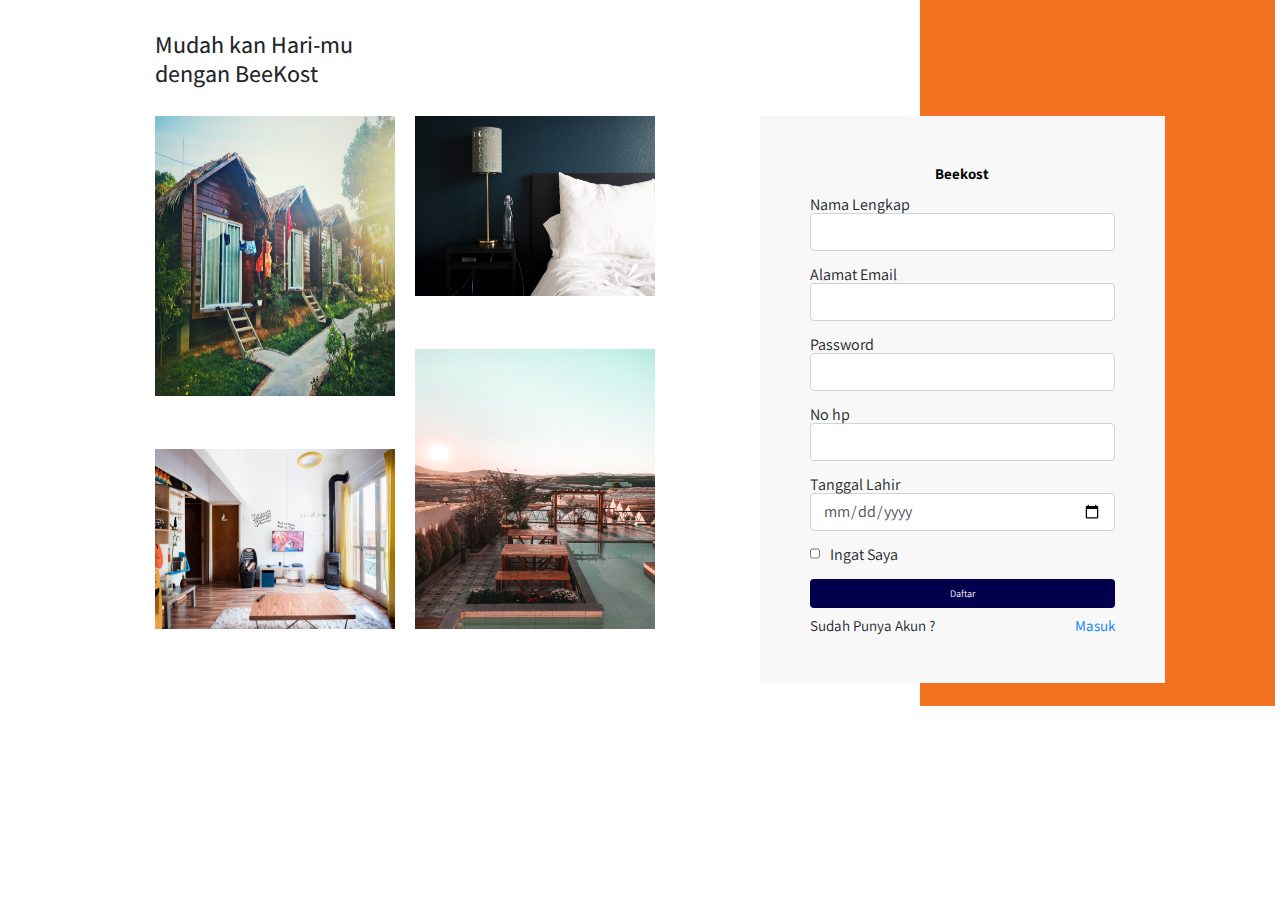
<file: register.html>
<!DOCTYPE html>
<html lang="en">

<head>
    <meta charset="UTF-8" />
    <meta name="viewport" content="width=device-width, initial-scale=1, shrink-to-fit=no">
    <meta name="viewport" content="width=device-width, initial-scale=1.0" />
    <title>Document</title>
    <link rel="stylesheet" href="frontend/libraries/bootstrap/css/bootstrap.css" />
    <link
        href="https://fonts.googleapis.com/css2?family=Assistant:wght@200;300;400;600;700;800&family=Montserrat:ital,wght@0,100;0,200;0,300;0,400;0,500;0,600;0,700;0,800;0,900;1,100;1,200;1,300;1,400;1,500;1,600;1,700;1,800;1,900&family=Playfair+Display:ital,wght@0,400;0,500;0,600;0,700;0,800;0,900;1,400;1,500;1,600;1,700;1,800;1,900&display=swap"
        rel="stylesheet" />
    <link rel="stylesheet" href="frontend/styles/main.css" />
</head>

<body>
    <!-- dekstop -->
    <div class="container login-page d-none d-lg-block">
        <div class="login-tittle col-lg-6">
            <h4> Mudah kan Hari-mu
                <br>dengan BeeKost
            </h4>
        </div>
        <div class="login-login col-lg-12">
            <div class="login-img col-lg-7">
                <img class="img-login-1" src="frontend/img/1.jpg" alt="">
                <img class="img-login-2" src="frontend/img/2.jpg" alt="">
                <img class="img-login-3" src="frontend/img/3.jpg" alt="">
                <img class="img-login-4" src="frontend/img/4.jpg" alt="">
            </div>
            <div class="col-lg-5" style="float:right">
                <form class="col-lg-12 login-form " action="index.html">
                    <div class="form-group beekost-login-tittle">
                        <a href="index.html" style="color: black; text-decoration: none;"> <p>Beekost</p></a>
                    </div>
                    
                    <div class="form-group">
                        <label for="exampleInputEmail1">Nama Lengkap</label>
                        <input type="text" class="form-control" id="exampleInputEmail1" aria-describedby="emailHelp">
                    </div>
                    
                    <div class="form-group">
                        <label for="exampleInputEmail1">Alamat Email</label>
                        <input type="email" class="form-control" id="exampleInputEmail1" aria-describedby="emailHelp">
                    </div>
                    <div class="form-group">
                        <label for="exampleInputPassword1">Password</label>
                        <input type="password" class="form-control" id="exampleInputPassword1">
                    </div>
                    <div class="form-group">
                        <label for="exampleInputEmail1">No hp</label>
                        <input type="number" class="form-control" id="exampleInputEmail1" aria-describedby="emailHelp">
                    </div>
                    <div class="form-group">
                        <label for="exampleInputEmail1">Tanggal Lahir </label>
                        <input type="date" class="form-control" id="exampleInputEmail1" aria-describedby="emailHelp">
                    </div>
                    <div class="form-group form-check">
                        <input type="checkbox" class="form-check-input" id="exampleCheck1">
                        <label class="form-check-label" for="exampleCheck1">Ingat Saya</label>
                    </div>
                    <button type="submit" class="btn btn-login-mobile">Daftar</button>
                    <br>
                    <div class="daftar-beekost"><p>Sudah Punya Akun ?</p>
                        <a href="login.html">Masuk</a>
                    </div>
                    </form>
                    
            </div>
        </div>
        <div class="background-login d-none d-lg-block"> a</div>
    </div>


    <!-- dekstop -->
    <!-- mobile -->
    <div class="container login-page d-lg-none d-md-block">
        <div class="login-tittle col-lg-6">
           <h4> Mudah kan Hari-mu
                <br>dengan BeeKost
            </h4>
            <div class="col-lg-6" style="float:right">
                <form class="col-lg-8 login-form " action="index.html">
                    <div class="form-group beekost-login-tittle">
                        <a href="index.html" style="color: black; text-decoration: none;"> <p>Beekost</p></a>
                    </div>
                    
                    <div class="form-group">
                        <label for="exampleInputEmail1">Nama Lengkap</label>
                        <input type="text" class="form-control" id="exampleInputEmail1" aria-describedby="emailHelp">
                    </div>
                    
                    <div class="form-group">
                        <label for="exampleInputEmail1">Alamat Email</label>
                        <input type="email" class="form-control" id="exampleInputEmail1" aria-describedby="emailHelp">
                    </div>
                    <div class="form-group">
                        <label for="exampleInputPassword1">Password</label>
                        <input type="password" class="form-control" id="exampleInputPassword1">
                    </div>
                    <div class="form-group">
                        <label for="exampleInputEmail1">No hp</label>
                        <input type="number" class="form-control" id="exampleInputEmail1" aria-describedby="emailHelp">
                    </div>
                    <div class="form-group">
                        <label for="exampleInputEmail1">Tanggal Lahir </label>
                        <input type="date" class="form-control" id="exampleInputEmail1" aria-describedby="emailHelp">
                    </div>
                    <div class="form-group form-check">
                        <input type="checkbox" class="form-check-input" id="exampleCheck1">
                        <label class="form-check-label" for="exampleCheck1">Ingat Saya</label>
                    </div>
                    <button type="submit" class="btn btn-login-mobile">Masuk</button>
                    <br>

                    <div class="daftar-beekost"><p class="pl-0 ml-0"> Sudah Punya Akun ?</p>
                        <a href="login.html">Masuk</a>
                    </div></form>
                
            </div>
        </div>

    </div>





    
</body>
<script src="frontend/libraries/jquerry/jquery-3.5.1.min.js"></script>
<script src="https://code.jquery.com/jquery-3.5.1.slim.min.js" integrity="sha384-DfXdz2htPH0lsSSs5nCTpuj/zy4C+OGpamoFVy38MVBnE+IbbVYUew+OrCXaRkfj" crossorigin="anonymous"></script>
<script src="https://cdn.jsdelivr.net/npm/popper.js@1.16.1/dist/umd/popper.min.js" integrity="sha384-9/reFTGAW83EW2RDu2S0VKaIzap3H66lZH81PoYlFhbGU+6BZp6G7niu735Sk7lN" crossorigin="anonymous"></script>
<script src="https://stackpath.bootstrapcdn.com/bootstrap/4.5.2/js/bootstrap.min.js" integrity="sha384-B4gt1jrGC7Jh4AgTPSdUtOBvfO8shuf57BaghqFfPlYxofvL8/KUEfYiJOMMV+rV" crossorigin="anonymous"></script>
<script src="frontend/libraries/bootstrap/js/bootstrap.js"></script>
<script src="frontend/libraries/xzoom/xzoom.min.js"></script>

</html>
</file>
<file: frontend/styles/main.css>
html,
body,
div,
span,
applet,
object,
iframe,
p,
blockquote,
pre,
a,
abbr,
acronym,
address,
big,
cite,
code,
del,
dfn,
em,
img,
ins,
kbd,
q,
s,
samp,
small,
strike,
strong,
sub,
sup,
tt,
var,
b,
u,
i,
center,
dl,
dt,
dd,
ol,
ul,
li,
fieldset,
form,
label,
legend,
table,
caption,
tbody,
tfoot,
thead,
tr,
th,
td,
article,
aside,
canvas,
details,
embed,
figure,
figcaption,
footer,
header,
hgroup,
menu,
nav,
output,
ruby,
section,
summary,
time,
mark,
audio,
video {
  margin: 0;
  padding: 0;
  border: 0;
  font-size: 100%;
  font: inherit;
  vertical-align: baseline;
}

/* HTML5 display-role reset for older browsers */
article,
aside,
details,
figcaption,
figure,
footer,
header,
hgroup,
menu,
nav,
section {
  display: block;
}

body {
  line-height: 1;
}

ol,
ul {
  list-style: none;
}

blockquote,
q {
  quotes: none;
}

blockquote:before,
blockquote:after,
q:before,
q:after {
  content: '';
  content: none;
}

table {
  border-collapse: collapse;
  border-spacing: 0;
}

body {
  font-family: 'Assistant', Arial, sans-serif;
}

main {
  max-width: 1280px;
  margin: auto auto;
  z-index: 1;
}

header {
  max-width: 1280px;
  margin: auto auto;
  z-index: 1;
}

footer {
  max-width: 1280px;
  margin: auto auto;
}

.navbar-brand {
  display: -webkit-box;
  display: -ms-flexbox;
  display: flex;
  -webkit-box-align: center;
      -ms-flex-align: center;
          align-items: center;
}

.navbar-brand img {
  max-height: 40px;
}

.btn-login {
  background-color: #00004d;
  color: #ffffff;
}

.btn-login:hover {
  background-color: #15247c;
  color: #ffffff;
}

.btn-navbar-right {
  margin-top: -10px !important;
  margin-bottom: -8px !important;
  height: 70px;
  border-radius: 0px;
}

.navbar-light {
  position: fixed;
  z-index: 10;
  top: 0%;
  width: 100%;
  margin: unset;
  padding-right: unset;
}

.navbar-light .navbar-nav .nav-link {
  color: #fff !important;
  font-weight: lighter;
}

.navbar-light .navbar-nav .nav-link.active {
  font-weight: bold;
  color: #fff !important;
}

.navbar-light .navbar-nav .nav-link:hover {
  color: #fff !important;
  border-bottom: 2px solid #fff;
}

.navbar-light .navbar-nav .btn-outline-light:hover {
  color: #f9ca24;
  border-bottom: 0px solid;
}

.btn-cari {
  background-color: #f37121;
  color: white;
}

.btn-cari:hover {
  background-color: #f38d4d;
  color: white;
}

header {
  padding: 180px 0px 100px;
  color: #00004d;
  margin-top: -70px;
  /* url("../img/group 4.png"); */
  background-size: cover;
}

header p {
  font-family: "", serif;
}

@media screen and (min-width: 250px) {
  .img-kelebihan {
    -webkit-animation-name: namakos;
            animation-name: namakos;
    -webkit-animation-duration: 2s;
            animation-duration: 2s;
    -webkit-animation-delay: 1s;
            animation-delay: 1s;
    max-height: 40px;
    max-width: 40px;
  }
  .txt-kelebihan {
    font-size: 12px;
    color: #00004d;
  }
  .section-popular-text {
    font-family: "Playfair Display", sans-serif;
    padding-top: 40px;
    font-weight: bold;
    font-size: 40px;
    padding-bottom: 40px;
  }
  .popular-content .section-popular-content {
    display: -webkit-box;
    display: -ms-flexbox;
    display: flex;
    -webkit-box-pack: center;
        -ms-flex-pack: center;
            justify-content: center;
    -ms-flex-wrap: wrap;
        flex-wrap: wrap;
    overflow: hidden;
  }
  .popular-content .section-popular-content .card-kos {
    height: 80px;
    width: 150px;
    color: white;
    padding: 30px;
    background-size: cover;
    margin: 10px;
    border-radius: 20px;
  }
  .popular-content .section-popular-content .card-kos .place-name {
    font-size: 18px;
    color: white;
  }
  .popular-content .section-popular-content .card-kos .btn-kos-details {
    font-size: 12px;
    opacity: 0%;
  }
  .popular-content .section-popular-content .card-kos .kos-button {
    opacity: 0%;
    display: -webkit-box;
    display: -ms-flexbox;
    display: flex;
    -webkit-box-pack: center;
        -ms-flex-pack: center;
            justify-content: center;
    margin-top: 100%;
    -ms-flex-line-pack: end;
        align-content: end;
    background-color: #ffbb00;
    border-radius: 10px;
    -webkit-transition: 0.3s;
    transition: 0.3s;
  }
  .popular-content .section-popular-content .card-kos .kos-button:hover {
    -webkit-transform: scale(1.1);
            transform: scale(1.1);
    background-color: #ffcc00;
  }
  @-webkit-keyframes namakos {
    0% {
      opacity: 0%;
      margin-top: 90%;
    }
    100% {
      opacity: 100%;
      margin-top: unset;
    }
  }
  @keyframes namakos {
    0% {
      opacity: 0%;
      margin-top: 90%;
    }
    100% {
      opacity: 100%;
      margin-top: unset;
    }
  }
  /* card list css start */
  .container-card-list {
    display: -webkit-box;
    display: -ms-flexbox;
    display: flex;
    -webkit-box-pack: center;
        -ms-flex-pack: center;
            justify-content: center;
    -webkit-box-sizing: border-box;
            box-sizing: border-box;
    -ms-flex-wrap: wrap;
        flex-wrap: wrap;
    padding-bottom: 20px;
    padding-top: 20px;
    flex-wrap: wrap;
  }
  .container-card-list .card-content {
    border-radius: 10px;
    padding: 5px;
    margin: 5px;
    max-width: 150px;
    height: 180px;
    background-color: white;
    overflow: hidden;
  }
  .container-card-list .card-content .card-img {
    border-radius: 10px 10px 10px 10px;
    width: 140px;
    height: 100px;
    background-size: 160px 100px;
    overflow: hidden;
    background-image: cover;
    -webkit-box-sizing: border-box;
            box-sizing: border-box;
  }
  .container-card-list .card-content .card-content-header {
    display: -webkit-box;
    display: -ms-flexbox;
    display: flex;
    padding-bottom: 0px;
    -webkit-box-pack: justify;
        -ms-flex-pack: justify;
            justify-content: space-between;
    -webkit-box-orient: horizontal;
    -webkit-box-direction: normal;
        -ms-flex-flow: row;
            flex-flow: row;
  }
  .container-card-list .card-content .card-content-header .card-content-name {
    font-weight: bold;
    padding-top: 5px;
    font-size: 12px;
  }
  .container-card-list .card-content .card-content-header .btn-kind-putra {
    margin-top: -100px;
    width: 50px;
    border-radius: 5px;
    font-size: 10px;
    font-weight: bold;
    color: #002b7a;
    text-align: center;
    background-color: #6c9ffd;
    margin-bottom: auto;
    margin-top: 5px;
  }
  .container-card-list .card-content .card-content-header .btn-kind-putri {
    width: 50px;
    border-radius: 5px;
    font-size: 10px;
    font-weight: bold;
    color: #70007a;
    text-align: center;
    background-color: #fd6cf1;
    margin-bottom: auto;
    margin-top: 5px;
  }
  .container-card-list .card-content .card-content-header .btn-kind-campur {
    margin-top: 5px;
    width: 50px;
    border-radius: 5px;
    font-size: 10px;
    font-weight: bold;
    color: #047a00;
    text-align: center;
    background-color: #78fd6c;
    margin-bottom: auto;
  }
  .container-card-list .card-content .card-content-location {
    font-weight: bold;
    font-size: 10px;
    margin-bottom: 0px;
    padding-bottom: 0px;
    margin-bottom: 10%;
  }
  .container-card-list .card-content .card-content-fasility {
    font-size: 10px;
    justify-items: flex-start;
    font-style: italic;
    font-size: lighter;
  }
  .container-card-list .card-content .card-content-footer {
    padding-right: 10px;
  }
  .container-card-list .card-content .card-content-footer .card-content-price {
    font-weight: bold;
    font-size: 10px;
    display: -webkit-box;
    display: -ms-flexbox;
    display: flex;
    -webkit-box-pack: end;
        -ms-flex-pack: end;
            justify-content: flex-end;
    padding-bottom: 5px;
    margin-top: -7%;
    margin-bottom: 10px;
  }
  .container-card-list .card-content .card-content-footer .card-content-latest {
    font-size: 10px;
    margin-top: -5px;
    font-weight: lighter;
    display: -webkit-box;
    display: -ms-flexbox;
    display: flex;
    -webkit-box-pack: end;
        -ms-flex-pack: end;
            justify-content: flex-end;
  }
  .container-card-list .card-content:hover {
    -webkit-box-shadow: 0px 0px 1px grey;
            box-shadow: 0px 0px 1px grey;
    border: grey;
  }
  /* card list css end */
  /* review list start */
  .background-review {
    padding: 20px 0px 20px;
    background-image: url("../img/review.png");
    background-attachment: fixed;
    background-size: cover;
  }
  .review-tittle {
    font-size: small;
    padding-left: 5%;
    color: white;
  }
  .container-review {
    display: -webkit-box;
    display: -ms-flexbox;
    display: flex;
    -webkit-box-sizing: border-box;
            box-sizing: border-box;
    -webkit-box-pack: center;
        -ms-flex-pack: center;
            justify-content: center;
    -ms-flex-wrap: wrap;
        flex-wrap: wrap;
    margin: auto;
  }
  .review-content {
    max-width: 150px;
    max-height: 300px;
    background-color: #ffffff;
    margin: 5px;
    border-radius: 10px;
  }
  div.review-content .user-review-image {
    max-width: 40px;
    max-height: 40px;
    border-radius: 50px 50px 50px 50px;
    background-color: black;
    overflow: hidden;
    margin: 10px;
  }
  div.review-content .user-review-image .user-review {
    max-width: 40px;
    min-width: 40px;
    min-height: 40px;
    max-height: 40px;
  }
  .review-username .name-reviewer h5 {
    font-weight: bold;
    font-family: "assistant", Helvetica, sans-serif;
    font-size: 11px;
  }
  .review-username .name-reviewer p {
    font-size: 10px;
    font-weight: 300;
    font-family: "Montserrat", Arial, sans-serif;
  }
  .review-item {
    -webkit-box-sizing: border-box;
            box-sizing: border-box;
    text-align: center;
    font-size: 10px;
    line-height: 1.5;
    font-weight: 400;
  }
  .review-item .review {
    padding: 18px;
    padding-bottom: 20px;
  }
  .lebih-banyak {
    display: -webkit-box;
    display: -ms-flexbox;
    display: flex;
    -webkit-box-pack: end;
        -ms-flex-pack: end;
            justify-content: flex-end;
    margin-right: 50px;
    margin-bottom: 50px;
    font-weight: bold;
    font-size: 15px;
  }
  .lebih-banyak2 {
    display: -webkit-box;
    display: -ms-flexbox;
    display: flex;
    -webkit-box-pack: end;
        -ms-flex-pack: end;
            justify-content: flex-end;
    margin-right: 50px;
    margin-bottom: 50px;
    font-size: 15px;
    font-weight: bold;
  }
  .lihat-semua {
    display: -webkit-box;
    display: -ms-flexbox;
    display: flex;
    -webkit-box-pack: end;
        -ms-flex-pack: end;
            justify-content: flex-end;
    font-weight: bold;
    margin-right: 50px;
    font-size: 15px;
  }
  .area-populer-tittle {
    padding-left: 50px;
    padding-bottom: 20px;
    padding-top: 20px;
  }
  .area-populer-content {
    color: white;
    padding-left: 30px;
    padding-right: 30px;
    background-size: cover;
    margin-bottom: 20px;
    border-radius: 20px;
    display: -webkit-box;
    display: -ms-flexbox;
    display: flex;
    -webkit-box-pack: center;
        -ms-flex-pack: center;
            justify-content: center;
    padding: 10px auto;
    -ms-flex-wrap: wrap;
        flex-wrap: wrap;
  }
  .area-populer-img {
    display: -webkit-box;
    display: -ms-flexbox;
    display: flex;
    background-color: white;
    width: 120px;
    height: 100px;
    margin: auto 5px;
    background-size: 120px 100px;
    overflow: hidden;
    border-radius: 5px;
    text-align: center;
    -webkit-box-pack: center;
        -ms-flex-pack: center;
            justify-content: center;
    -webkit-box-align: center;
        -ms-flex-align: center;
            align-items: center;
    font-weight: bold;
    font-size: 10px;
    margin-bottom: 20px;
  }
  .area-populer-img:hover {
    -webkit-transform: scale(1.1);
            transform: scale(1.1);
    -webkit-transition: 0.3s;
    transition: 0.3s;
    -webkit-box-shadow: 1px 1px 5px black;
            box-shadow: 1px 1px 5px black;
  }
  .footer {
    display: -webkit-box;
    display: -ms-flexbox;
    display: flex;
    -webkit-box-pack: justify;
        -ms-flex-pack: justify;
            justify-content: space-between;
    background-color: #f8f8f8;
  }
  .footer-logo {
    width: 70px;
  }
  .img-footer {
    width: 70px;
  }
  .footer .footer-tittle {
    font-size: 10px;
  }
  .footer-item {
    font-size: 8px;
    font-weight: lighter;
  }
  .pencarian {
    display: -webkit-box;
    display: -ms-flexbox;
    display: flex;
    -webkit-box-pack: justify;
        -ms-flex-pack: justify;
            justify-content: space-between;
    position: fixed center;
    z-index: 10;
    padding: auto;
    border-radius: 5px;
    background-color: white;
    padding: 10px;
    -webkit-box-shadow: 0px 0px 1px grey;
            box-shadow: 0px 0px 1px grey;
  }
  .pencarian .btn-kategori {
    padding: unset;
  }
  .content-pencarian {
    padding-top: 20px;
    padding-bottom: 20px;
    background-color: white;
    overflow: hidden;
  }
  .pagination {
    -webkit-box-pack: center;
        -ms-flex-pack: center;
            justify-content: center;
    margin-top: -30px;
    margin-bottom: 20px;
  }
  .pagination .page-item {
    color: grey;
  }
  .login-page {
    display: -webkit-box;
    display: -ms-flexbox;
    display: flex;
    -webkit-box-pack: center;
        -ms-flex-pack: center;
            justify-content: center;
  }
  .login-page .login-tittle {
    margin-top: 30px;
    text-align: center;
  }
  .login-page .login-login {
    display: -webkit-box;
    display: -ms-flexbox;
    display: flex;
  }
  .login-page .login-form {
    background-color: #f8f8f8;
    padding: 50px;
    margin-top: 20px;
    font-size: 10px;
  }
  .login-page .login-form .form-group {
    text-align: left;
  }
  .login-page .login-form .form-check-input {
    padding: unset;
    margin-top: unset;
    width: 10px;
  }
  .login-page .beekost-login-tittle {
    display: -webkit-box;
    display: -ms-flexbox;
    display: flex;
    -webkit-box-pack: center;
        -ms-flex-pack: center;
            justify-content: center;
    font-size: 15px;
    font-weight: bold;
  }
  .login-page .btn-login-mobile {
    background-color: #00004d;
    color: #ffffff;
    width: 100%;
    font-size: 10px;
  }
  .login-page .btn-login-mobile:hover {
    background-color: #15247c;
    color: #ffffff;
  }
  .daftar-beekost {
    padding-top: 10px;
    display: -webkit-box;
    display: -ms-flexbox;
    display: flex;
    -webkit-box-pack: justify;
        -ms-flex-pack: justify;
            justify-content: space-between;
    -webkit-box-align: center;
        -ms-flex-align: center;
            align-items: center;
    font-size: 15px;
  }
}

.section-details-header {
  min-height: 380px;
  background-color: #e4e6eb;
  margin-top: -60px;
  width: 100%;
}

.section-details-content {
  margin-top: -210px;
  min-height: 100vh;
  -webkit-box-sizing: border-box;
          box-sizing: border-box;
}

.section-details-content h5 {
  font-family: 'Montserrat';
}

.section-details-content .breadcrumb {
  color: #00004d;
  background-color: transparent;
  padding: 0%;
  margin-bottom: 30px;
}

.section-details-content .breadcrumb-item.active {
  font-weight: bold;
  color: #00004d;
}

.img-user {
  -webkit-box-sizing: border-box;
          box-sizing: border-box;
  width: 40px;
  height: 40px;
  border-radius: 50%;
}

.pemilik-kos {
  display: -webkit-box;
  display: -ms-flexbox;
  display: flex;
  -webkit-box-align: center;
      -ms-flex-align: center;
          align-items: center;
}

.lokasi-kos {
  width: 100%;
  min-height: 300px;
  padding-bottom: 20px;
}

.review-kos {
  margin-bottom: 20px;
}

.review-kos .review-item {
  text-align: left;
  font-size: 15px;
}

.btn-kind-putra {
  width: 50px;
  border-radius: 5px;
  font-size: 10 px;
  font-weight: bold;
  color: #002b7a;
  text-align: center;
  background-color: #6c9ffd;
  margin-bottom: auto;
  margin-top: 5px;
  margin-bottom: auto;
}

.btn-kind-putri {
  width: 50px;
  border-radius: 5px;
  font-size: 10px;
  font-weight: bold;
  color: #70007a;
  text-align: center;
  background-color: #fd6cf1;
  margin-bottom: auto;
  margin-top: 5px;
}

.btn-kind-campur {
  margin-top: 5px;
  width: 50px;
  border-radius: 5px;
  font-size: 10px;
  font-weight: bold;
  color: #047a00;
  text-align: center;
  background-color: #78fd6c;
  margin-bottom: auto;
}

.deskripsi-kos {
  padding-top: 20px;
  padding-left: 20px;
  border-radius: 10px;
  line-height: 1.5;
}

.deskripsi-kos .fasilitas-kos {
  padding-left: 30px;
}

.deskripsi-kos .fasilitas-kos .fasilitas-item {
  padding-bottom: 20px;
  margin-left: unset;
  padding-left: unset;
  font-weight: 500;
  font-size: 15px;
}

.deskripsi-kos .btn-detail-kos {
  background-color: #ffbb00;
  color: #ffffff;
  -webkit-box-pack: center;
      -ms-flex-pack: center;
          justify-content: center;
  width: 100%;
  margin-left: -10px;
  margin-bottom: 20px;
}

.deskripsi-kos .btn-detail-kos:hover {
  background-color: #ffcc00;
  color: #ffffff;
}

.harga-kos {
  padding-top: 20px;
  padding-left: 20px;
  line-height: 1.5;
  border-radius: 10px;
}

.harga-kos .btn-detail-kos {
  background-color: #ffdd00;
  color: #ffffff;
  -webkit-box-pack: center;
      -ms-flex-pack: center;
          justify-content: center;
  width: 100%;
  margin-left: -10px;
  margin-bottom: 20px;
}

.harga-kos .btn-detail-kos:hover {
  background-color: #ffcc00;
  color: #ffffff;
}

.harga-kos .btn-kamar {
  background-color: #e4e6eb;
  font-size: 15px;
}

.harga-kos .latest-update-detail {
  font-size: 12px;
  font-weight: 600;
}

.btn-detail-review {
  background-color: #00004d;
  font-size: 13px;
  color: #fff;
}

.btn-detail-review:hover {
  background-color: #06068f;
}

.btn-detail-hubungi {
  font-size: 13px;
  background-color: #ffbb00;
  color: #fff;
}

.btn-detail-hubungi:hover {
  background-color: #ffcc00;
}

.card-details {
  -webkit-box-sizing: border-box;
          box-sizing: border-box;
  border-radius: 10px;
}

.card-details .gallery .xzoom-container {
  display: block;
  text-align: center;
  margin-top: 15px;
}

.card-details .gallery .xzoom-container .xzoom {
  width: 90%;
  height: 250px;
  -webkit-box-shadow: none;
          box-shadow: none;
  margin-bottom: 10px;
}

.card-details .gallery .xzoom-container .xzoom-gallery {
  width: 40px;
  height: 30px;
}

.card-details .gallery .xzoom-container .xactive {
  border: 4px solid;
  -webkit-box-shadow: none;
          box-shadow: none;
}

/* review list end */
.cr {
  font-family: 'Assistant', Courier, monospace;
  font-weight: 300;
  display: -webkit-box;
  display: -ms-flexbox;
  display: flex;
  font-size: 12px;
  -webkit-box-pack: center;
      -ms-flex-pack: center;
          justify-content: center;
  color: #5f5f5f;
  padding: 10px;
}

.hubungi-pemilik {
  display: -webkit-box;
  display: -ms-flexbox;
  display: flex;
  -webkit-box-pack: justify;
      -ms-flex-pack: justify;
          justify-content: space-between;
  padding: 20px;
}

.btn-filter-kos {
  -webkit-transition-duration: 1s;
          transition-duration: 1s;
  background-color: #f37121;
  width: 100%;
}

.btn-cari-filter {
  background-color: #00004d;
  color: #ffffff;
  border: none;
  border-radius: 5px;
}

@media screen and (min-width: 350px) {
  .section-popular-text {
    font-family: "Playfair Display", sans-serif;
    font-weight: bold;
    font-size: 40px;
  }
  .popular-content .section-popular-content {
    display: -webkit-box;
    display: -ms-flexbox;
    display: flex;
    -ms-flex-wrap: wrap;
        flex-wrap: wrap;
    -webkit-box-pack: space-evenly;
        -ms-flex-pack: space-evenly;
            justify-content: space-evenly;
  }
  .popular-content .section-popular-content .card-kos {
    min-width: 170px;
    max-width: 200px;
    height: 80px;
    color: white;
    padding: 20px;
    background-size: cover;
    margin-bottom: 20px;
    border-radius: 20px;
  }
  .popular-content .section-popular-content .card-kos .place-name {
    font-size: 20px;
    color: white;
  }
  .popular-content .section-popular-content .card-kos .btn-kos-details {
    font-size: 12px;
  }
  .popular-content .section-popular-content .card-kos .kos-button {
    margin-top: 80%;
    background-color: #ffbb00;
    border-radius: 10px;
    -webkit-transition: 0.3s;
    transition: 0.3s;
  }
  .popular-content .section-popular-content .card-kos .kos-button:hover {
    -webkit-transform: scale(1.1);
            transform: scale(1.1);
    background-color: #ffcc00;
  }
  @-webkit-keyframes namakos {
    0% {
      opacity: 0%;
      margin-top: 90%;
    }
    100% {
      opacity: 100%;
      margin-top: unset;
    }
  }
  @keyframes namakos {
    0% {
      opacity: 0%;
      margin-top: 90%;
    }
    100% {
      opacity: 100%;
      margin-top: unset;
    }
  }
  /* card list css start */
  .container-card-list {
    display: -webkit-box;
    display: -ms-flexbox;
    display: flex;
    -webkit-box-pack: space-evenly;
        -ms-flex-pack: space-evenly;
            justify-content: space-evenly;
    -webkit-box-sizing: border-box;
            box-sizing: border-box;
    -ms-flex-wrap: wrap;
        flex-wrap: wrap;
    padding-bottom: 20px;
    padding-top: 20px;
    flex-wrap: wrap;
  }
  .container-card-list .card-content {
    border-radius: 10px;
    padding: 5px;
    margin: 5px;
    max-width: 150px;
    height: 180px;
    background-color: white;
    overflow: hidden;
    -webkit-box-shadow: unset;
            box-shadow: unset;
  }
  .container-card-list .card-content .card-img {
    border-radius: 10px 10px 10px 10px;
    width: 140px;
    height: 100px;
    background-size: 160px 100px;
    overflow: hidden;
    background-image: cover;
    -webkit-box-sizing: border-box;
            box-sizing: border-box;
  }
  .container-card-list .card-content .card-content-header {
    display: -webkit-box;
    display: -ms-flexbox;
    display: flex;
    padding-bottom: 0px;
    -webkit-box-pack: justify;
        -ms-flex-pack: justify;
            justify-content: space-between;
    -webkit-box-orient: horizontal;
    -webkit-box-direction: normal;
        -ms-flex-flow: row;
            flex-flow: row;
  }
  .container-card-list .card-content .card-content-header .card-content-name {
    font-weight: bold;
    padding-top: 5px;
    font-size: 12px;
  }
  .container-card-list .card-content .card-content-header .btn-kind-putra {
    margin-top: -100px;
    width: 50px;
    border-radius: 5px;
    font-size: 10px;
    font-weight: bold;
    color: #002b7a;
    text-align: center;
    background-color: #6c9ffd;
    margin-bottom: auto;
    margin-top: 5px;
  }
  .container-card-list .card-content .card-content-header .btn-kind-putri {
    width: 50px;
    border-radius: 5px;
    font-size: 10px;
    font-weight: bold;
    color: #70007a;
    text-align: center;
    background-color: #fd6cf1;
    margin-bottom: auto;
    margin-top: 5px;
  }
  .container-card-list .card-content .card-content-header .btn-kind-campur {
    margin-top: 5px;
    width: 50px;
    border-radius: 5px;
    font-size: 10px;
    font-weight: bold;
    color: #047a00;
    text-align: center;
    background-color: #78fd6c;
    margin-bottom: auto;
  }
  .container-card-list .card-content .card-content-location {
    font-size: 10px;
    font-weight: bold;
    font-size: 10px;
    margin-bottom: 10%;
  }
  .container-card-list .card-content .card-content-fasility {
    font-size: 10px;
    justify-items: flex-start;
    font-style: italic;
    font-size: lighter;
  }
  .container-card-list .card-content .card-content-footer {
    padding-right: 10px;
  }
  .container-card-list .card-content .card-content-footer .card-content-price {
    font-weight: bold;
    font-size: 10px;
    display: -webkit-box;
    display: -ms-flexbox;
    display: flex;
    -webkit-box-pack: end;
        -ms-flex-pack: end;
            justify-content: flex-end;
    padding-bottom: 5px;
    margin-top: -8%;
  }
  .container-card-list .card-content .card-content-footer .card-content-latest {
    margin-top: 2px;
    font-size: 10px;
    font-weight: lighter;
    display: -webkit-box;
    display: -ms-flexbox;
    display: flex;
    -webkit-box-pack: end;
        -ms-flex-pack: end;
            justify-content: flex-end;
  }
  .container-card-list .card-content:hover {
    -webkit-box-shadow: 0px 0px 1px grey;
            box-shadow: 0px 0px 1px grey;
    border: grey;
  }
  /* card list css end */
  /* review list start */
  .background-review {
    padding: 20px 0px 20px;
    background-image: url("../img/review.png");
    background-attachment: fixed;
    background-size: cover;
  }
  .review-tittle {
    font-size: small;
    padding-left: 5%;
    color: white;
  }
  .container-review {
    display: -webkit-box;
    display: -ms-flexbox;
    display: flex;
    -webkit-box-sizing: border-box;
            box-sizing: border-box;
    -webkit-box-pack: space-evenly;
        -ms-flex-pack: space-evenly;
            justify-content: space-evenly;
    -ms-flex-wrap: wrap;
        flex-wrap: wrap;
    margin: auto;
  }
  .review-content {
    max-width: 150px;
    max-height: 300px;
    background-color: #ffffff;
    margin: 5px;
    border-radius: 10px;
  }
  div.review-content .user-review-image {
    max-width: 40px;
    max-height: 40px;
    border-radius: 50px 50px 50px 50px;
    background-color: black;
    overflow: hidden;
    margin: 10px;
  }
  div.review-content .user-review-image .user-review {
    max-width: 40px;
    min-width: 40px;
    min-height: 40px;
    max-height: 40px;
  }
  .review-username .name-reviewer h5 {
    font-weight: bold;
    font-family: "assistant", Helvetica, sans-serif;
    font-size: 11px;
  }
  .review-username .name-reviewer p {
    font-size: 10px;
    font-weight: 300;
    font-family: "Montserrat", Arial, sans-serif;
  }
  .review-item {
    -webkit-box-sizing: border-box;
            box-sizing: border-box;
    text-align: center;
    font-size: 10px;
    line-height: 1.5;
    font-weight: 400;
  }
  .review-item .review {
    padding: 18px;
    padding-bottom: 20px;
  }
  .lebih-banyak {
    display: -webkit-box;
    display: -ms-flexbox;
    display: flex;
    -webkit-box-pack: end;
        -ms-flex-pack: end;
            justify-content: flex-end;
    margin-right: 50px;
    margin-bottom: 50px;
    font-weight: bold;
    font-size: 15px;
  }
  .lebih-banyak2 {
    display: -webkit-box;
    display: -ms-flexbox;
    display: flex;
    -webkit-box-pack: end;
        -ms-flex-pack: end;
            justify-content: flex-end;
    margin-right: 50px;
    margin-bottom: 50px;
    font-size: 15px;
    font-weight: bold;
  }
  .lihat-semua {
    display: -webkit-box;
    display: -ms-flexbox;
    display: flex;
    -webkit-box-pack: end;
        -ms-flex-pack: end;
            justify-content: flex-end;
    font-weight: bold;
    margin-right: 50px;
    font-size: 15px;
  }
  .area-populer-tittle {
    padding-left: 50px;
    padding-bottom: 10px;
    padding-top: 20px;
    font-weight: bold;
  }
  .area-populer-content {
    color: white;
    padding-left: 30px;
    padding-right: 30px;
    background-size: cover;
    margin-bottom: 20px;
    border-radius: 20px;
    display: -webkit-box;
    display: -ms-flexbox;
    display: flex;
    -webkit-box-pack: space-evenly;
        -ms-flex-pack: space-evenly;
            justify-content: space-evenly;
    padding: 10px auto;
    -ms-flex-wrap: wrap;
        flex-wrap: wrap;
  }
  .area-populer-img {
    display: -webkit-box;
    display: -ms-flexbox;
    display: flex;
    background-color: white;
    width: 140px;
    height: 100px;
    margin: auto 5px;
    background-size: 200px 100px;
    overflow: hidden;
    border-radius: 5px;
    -webkit-box-align: center;
        -ms-flex-align: center;
            align-items: center;
    -webkit-box-pack: center;
        -ms-flex-pack: center;
            justify-content: center;
    font-weight: bold;
    font-size: 10px;
    margin-bottom: 20px;
  }
  .area-populer-img:hover {
    -webkit-transform: scale(1.1);
            transform: scale(1.1);
    -webkit-transition: 0.3s;
    transition: 0.3s;
    -webkit-box-shadow: 1px 1px 5px black;
            box-shadow: 1px 1px 5px black;
  }
  .footer {
    padding-right: 10px;
    display: -webkit-box;
    display: -ms-flexbox;
    display: flex;
    -ms-flex-pack: distribute;
        justify-content: space-around;
  }
  .footer-logo {
    width: 70px;
  }
  .img-footer {
    width: 70px;
  }
  .footer .footer-tittle {
    font-size: 12px;
  }
  .footer-item {
    font-size: 10px;
    font-weight: lighter;
    line-height: 1;
  }
  .card-details {
    -webkit-box-sizing: border-box;
            box-sizing: border-box;
    border-radius: 10px;
  }
  .card-details .gallery .xzoom-container {
    display: block;
    text-align: center;
    margin-top: 15px;
  }
  .card-details .gallery .xzoom-container .xzoom {
    width: 90%;
    height: 250px;
    -webkit-box-shadow: none;
            box-shadow: none;
    margin-bottom: 10px;
  }
  .card-details .gallery .xzoom-container .xzoom-gallery {
    height: 80px;
    width: 100px;
  }
  .card-details .gallery .xzoom-container .xactive {
    border: 4px solid;
    -webkit-box-shadow: none;
            box-shadow: none;
  }
  /* review list end */
}

@media screen and (min-width: 768px) {
  .section-popular-text {
    font-family: "Playfair Display", sans-serif;
    font-weight: bold;
    font-size: 40px;
  }
  .popular-content .section-popular-content {
    display: -webkit-box;
    display: -ms-flexbox;
    display: flex;
    -ms-flex-wrap: wrap;
        flex-wrap: wrap;
    -webkit-box-pack: center;
        -ms-flex-pack: center;
            justify-content: center;
  }
  .popular-content .section-popular-content .card-kos {
    min-width: 170px;
    max-width: 200px;
    height: 200px;
    color: white;
    padding: 20px;
    background-size: cover;
    margin-right: 10px;
    margin-bottom: 20px;
    border-radius: 20px;
  }
  .popular-content .section-popular-content .card-kos .place-name {
    font-size: 20px;
    color: white;
  }
  .popular-content .section-popular-content .card-kos .btn-kos-details {
    opacity: unset;
    font-size: 12px;
  }
  .popular-content .section-popular-content .card-kos .kos-button {
    opacity: unset;
    margin-top: 80%;
    background-color: #ffbb00;
    border-radius: 10px;
    -webkit-transition: 0.3s;
    transition: 0.3s;
  }
  .popular-content .section-popular-content .card-kos .kos-button:hover {
    -webkit-transform: scale(1.1);
            transform: scale(1.1);
    background-color: #ffcc00;
  }
  @-webkit-keyframes namakos {
    0% {
      opacity: 0%;
      margin-top: 90%;
    }
    100% {
      opacity: 100%;
      margin-top: unset;
    }
  }
  @keyframes namakos {
    0% {
      opacity: 0%;
      margin-top: 90%;
    }
    100% {
      opacity: 100%;
      margin-top: unset;
    }
  }
  /* card list css start */
  .container-card-list {
    display: -webkit-box;
    display: -ms-flexbox;
    display: flex;
    -webkit-box-pack: center;
        -ms-flex-pack: center;
            justify-content: center;
    -webkit-box-sizing: border-box;
            box-sizing: border-box;
    -ms-flex-wrap: wrap;
        flex-wrap: wrap;
    padding-bottom: 20px;
    padding-top: 20px;
    flex-wrap: wrap;
  }
  .container-card-list .card-content {
    border-radius: 10px;
    padding: 5px;
    margin: 5px;
    max-width: 170px;
    height: 200px;
    background-color: white;
    overflow: hidden;
    -webkit-box-shadow: unset;
            box-shadow: unset;
  }
  .container-card-list .card-content .card-img {
    border-radius: 10px 10px 10px 10px;
    width: 160px;
    height: 100px;
    background-size: 160px 100px;
    overflow: hidden;
    background-image: cover;
    -webkit-box-sizing: border-box;
            box-sizing: border-box;
  }
  .container-card-list .card-content .card-content-header {
    display: -webkit-box;
    display: -ms-flexbox;
    display: flex;
    -webkit-box-pack: justify;
        -ms-flex-pack: justify;
            justify-content: space-between;
    -webkit-box-orient: horizontal;
    -webkit-box-direction: normal;
        -ms-flex-flow: row;
            flex-flow: row;
  }
  .container-card-list .card-content .card-content-header .card-content-name {
    font-weight: bold;
    padding-top: 5px;
    font-size: 12px;
  }
  .container-card-list .card-content .card-content-header .btn-kind-putra {
    margin-top: -100px;
    width: 50px;
    border-radius: 5px;
    font-size: 10px;
    font-weight: bold;
    color: #002b7a;
    text-align: center;
    background-color: #6c9ffd;
    margin-bottom: auto;
    margin-top: 5px;
  }
  .container-card-list .card-content .card-content-header .btn-kind-putri {
    width: 50px;
    border-radius: 5px;
    font-size: 10px;
    font-weight: bold;
    color: #70007a;
    text-align: center;
    background-color: #fd6cf1;
    margin-bottom: auto;
    margin-top: 5px;
  }
  .container-card-list .card-content .card-content-header .btn-kind-campur {
    margin-top: 5px;
    width: 50px;
    border-radius: 5px;
    font-size: 10px;
    font-weight: bold;
    color: #047a00;
    text-align: center;
    background-color: #78fd6c;
    margin-bottom: auto;
  }
  .container-card-list .card-content .card-content-location {
    font-weight: bold;
    font-size: 10px;
  }
  .container-card-list .card-content .card-content-fasility {
    font-size: 10px;
    justify-items: flex-start;
    font-style: italic;
    font-size: lighter;
  }
  .container-card-list .card-content .card-content-footer {
    padding-right: 10px;
  }
  .container-card-list .card-content .card-content-footer .card-content-price {
    font-weight: bold;
    font-size: 12px;
    display: -webkit-box;
    display: -ms-flexbox;
    display: flex;
    -webkit-box-pack: end;
        -ms-flex-pack: end;
            justify-content: flex-end;
    padding-bottom: 5px;
    margin-top: -6%;
    margin-bottom: 10px;
  }
  .container-card-list .card-content .card-content-footer .card-content-latest {
    font-size: 10px;
    margin-top: -5px;
    font-weight: lighter;
    display: -webkit-box;
    display: -ms-flexbox;
    display: flex;
    -webkit-box-pack: end;
        -ms-flex-pack: end;
            justify-content: flex-end;
  }
  .container-card-list .card-content:hover {
    background-color: #fafafa;
    overflow: hidden;
    -webkit-box-shadow: 0px 0px 1px grey;
            box-shadow: 0px 0px 1px grey;
    border: grey;
  }
  /* card list css end */
  /* review list start */
  .background-review {
    padding: 20px 0px 20px;
    background-image: url("../img/review.png");
    background-attachment: fixed;
    background-size: cover;
  }
  .review-tittle {
    font-size: small;
    padding-left: 5%;
    color: white;
  }
  .container-review {
    display: -webkit-box;
    display: -ms-flexbox;
    display: flex;
    -webkit-box-sizing: border-box;
            box-sizing: border-box;
    -webkit-box-pack: center;
        -ms-flex-pack: center;
            justify-content: center;
    -ms-flex-wrap: wrap;
        flex-wrap: wrap;
    margin: auto;
  }
  .review-content {
    max-width: 170px;
    max-height: 300px;
    background-color: #ffffff;
    margin: 5px;
    border-radius: 10px;
  }
  div.review-content .user-review-image {
    max-width: 40px;
    max-height: 40px;
    border-radius: 50px 50px 50px 50px;
    background-color: black;
    overflow: hidden;
    margin: 10px;
  }
  div.review-content .user-review-image .user-review {
    max-width: 40px;
    min-width: 40px;
    min-height: 40px;
    max-height: 40px;
  }
  .review-username .name-reviewer h5 {
    font-weight: bold;
    font-family: "assistant", Helvetica, sans-serif;
    font-size: 14px;
  }
  .review-username .name-reviewer p {
    font-size: 10px;
    font-weight: 300;
    font-family: "Montserrat", Arial, sans-serif;
  }
  .review-item {
    -webkit-box-sizing: border-box;
            box-sizing: border-box;
    text-align: center;
    font-size: 10px;
    line-height: 1.5;
    font-weight: 400;
  }
  .review-item .review {
    padding: 18px;
    padding-bottom: 20px;
  }
  .lebih-banyak {
    display: -webkit-box;
    display: -ms-flexbox;
    display: flex;
    -webkit-box-pack: end;
        -ms-flex-pack: end;
            justify-content: flex-end;
    margin-right: 100px;
    margin-bottom: 50px;
  }
  .lebih-banyak2 {
    display: -webkit-box;
    display: -ms-flexbox;
    display: flex;
    -webkit-box-pack: end;
        -ms-flex-pack: end;
            justify-content: flex-end;
    margin-right: 50px;
    margin-bottom: 50px;
  }
  .lihat-semua {
    display: -webkit-box;
    display: -ms-flexbox;
    display: flex;
    -webkit-box-pack: end;
        -ms-flex-pack: end;
            justify-content: flex-end;
    margin-right: 100px;
    font-weight: bold;
  }
  .area-populer-tittle {
    padding-left: 50px;
    padding-bottom: 20px;
    padding-top: 20px;
  }
  .area-populer-content {
    color: white;
    background-size: cover;
    margin-bottom: 20px;
    border-radius: 20px;
    display: -webkit-box;
    display: -ms-flexbox;
    display: flex;
    -ms-flex-wrap: wrap;
        flex-wrap: wrap;
  }
  .area-populer-img {
    display: -webkit-box;
    display: -ms-flexbox;
    display: flex;
    background-color: white;
    width: 170px;
    height: 100px;
    background-size: 170px 100px;
    -webkit-box-shadow: unset;
            box-shadow: unset;
    overflow: hidden;
    border-radius: 5px;
    text-align: center;
    -webkit-box-align: center;
        -ms-flex-align: center;
            align-items: center;
    font-weight: bold;
    font-size: 12px;
    margin-bottom: 20px;
  }
  .area-populer-img:hover {
    -webkit-transform: scale(1.1);
            transform: scale(1.1);
    -webkit-transition: 0.3s;
    transition: 0.3s;
    -webkit-box-shadow: 1px 1px 5px black;
            box-shadow: 1px 1px 5px black;
  }
  .footer {
    padding-right: 50px;
    display: -webkit-box;
    display: -ms-flexbox;
    display: flex;
    -ms-flex-pack: distribute;
        justify-content: space-around;
  }
  .footer-logo {
    width: 120px;
  }
  .img-footer {
    width: 120px;
  }
  .footer .footer-tittle {
    font-size: 23px;
  }
  .footer-item {
    font-size: 12px;
    font-weight: lighter;
  }
  .pencarian {
    display: -webkit-box;
    display: -ms-flexbox;
    display: flex;
    -webkit-box-pack: justify;
        -ms-flex-pack: justify;
            justify-content: space-between;
    position: fixed center;
    z-index: 10;
    padding: auto;
    border-radius: 5px;
    background-color: white;
    padding: 10px;
    -webkit-box-shadow: 0px 0px 2px grey;
            box-shadow: 0px 0px 2px grey;
  }
  .pencarian h6 {
    font-size: 15px;
  }
  .pencarian .dropdown-item {
    font-size: 13px;
  }
  .pencarian .btn-kategori {
    padding: unset;
    font-size: 13px;
  }
  .content-pencarian {
    padding-top: 20px;
    padding-bottom: 20px;
    background-color: white;
    overflow: hidden;
  }
  .pagination {
    -webkit-box-pack: center;
        -ms-flex-pack: center;
            justify-content: center;
    margin-top: -30px;
  }
  .pagination .page-link {
    color: #00004d;
  }
  .login-page {
    display: -webkit-box;
    display: -ms-flexbox;
    display: flex;
    -webkit-box-pack: center;
        -ms-flex-pack: center;
            justify-content: center;
  }
  .login-page .login-tittle {
    margin-top: 30px;
    text-align: center;
  }
  .login-page .login-login {
    display: -webkit-box;
    display: -ms-flexbox;
    display: flex;
  }
  .login-page .login-form {
    background-color: #f8f8f8;
    padding: 50px;
    margin-top: 20px;
  }
  .login-page .login-form .form-group {
    text-align: left;
  }
  .login-page .beekost-login-tittle {
    display: -webkit-box;
    display: -ms-flexbox;
    display: flex;
    -webkit-box-pack: center;
        -ms-flex-pack: center;
            justify-content: center;
    font-size: 900;
    font-weight: bold;
  }
  .login-page .btn-login-mobile {
    background-color: #00004d;
    color: #ffffff;
    width: 100%;
  }
  .login-page .btn-login-mobile:hover {
    background-color: #15247c;
    color: #ffffff;
  }
  .login-page .daftar-beekost {
    padding-top: 10px;
    display: -webkit-box;
    display: -ms-flexbox;
    display: flex;
    -webkit-box-pack: justify;
        -ms-flex-pack: justify;
            justify-content: space-between;
    -webkit-box-align: center;
        -ms-flex-align: center;
            align-items: center;
  }
  .background-login {
    display: fixed;
    background-color: #f37121;
    color: #f37121;
    width: 800px;
    height: 50%;
    margin-right: -80px;
    float: right;
  }
  /* review list end */
}

@media screen and (min-width: 1000px) {
  .section-popular-text {
    font-family: "Playfair Display", sans-serif;
    padding-top: 40px;
    font-weight: bold;
    font-size: 40px;
    padding-bottom: 40px;
  }
  .popular-content {
    max-width: 100%;
  }
  .popular-content .section-popular-content {
    display: -webkit-box;
    display: -ms-flexbox;
    display: flex;
    -webkit-box-pack: center;
        -ms-flex-pack: center;
            justify-content: center;
    -ms-flex-wrap: wrap;
        flex-wrap: wrap;
    overflow: hidden;
  }
  .popular-content .section-popular-content .card-kos {
    height: 300px;
    max-width: 300px;
    min-width: 250px;
    color: white;
    padding: 30px;
    background-size: cover;
    margin: 10px;
    margin-bottom: 20px;
    border-radius: 15 px;
  }
  .popular-content .section-popular-content .card-kos .place-name {
    font-size: 20px;
    color: white;
  }
  .popular-content .section-popular-content .card-kos .btn-kos-details {
    opacity: unset;
  }
  .popular-content .section-popular-content .card-kos .kos-button {
    display: -webkit-box;
    display: -ms-flexbox;
    display: flex;
    -webkit-box-pack: center;
        -ms-flex-pack: center;
            justify-content: center;
    margin-top: 90%;
    -ms-flex-line-pack: end;
        align-content: end;
    background-color: #ffbb00;
    border-radius: 10px;
    -webkit-transition: 0.3s;
    transition: 0.3s;
    opacity: unset;
  }
  .popular-content .section-popular-content .card-kos .kos-button:hover {
    -webkit-transform: scale(1.1);
            transform: scale(1.1);
    background-color: #ffcc00;
  }
  @-webkit-keyframes namakos {
    0% {
      opacity: 0%;
      margin-top: 90%;
    }
    100% {
      opacity: 100%;
      margin-top: unset;
    }
  }
  @keyframes namakos {
    0% {
      opacity: 0%;
      margin-top: 90%;
    }
    100% {
      opacity: 100%;
      margin-top: unset;
    }
  }
  /* review list start */
  .container-review {
    display: -webkit-box;
    display: -ms-flexbox;
    display: flex;
    -webkit-box-sizing: border-box;
            box-sizing: border-box;
    -webkit-box-pack: center;
        -ms-flex-pack: center;
            justify-content: center;
    -ms-flex-wrap: wrap;
        flex-wrap: wrap;
  }
  .background-review {
    padding: 100px 0px 100px;
    background-image: url("../img/review.png");
    background-attachment: fixed;
    background-size: cover;
  }
  .review-tittle {
    padding-left: 100px;
    padding-bottom: 20px;
    color: white;
  }
  .review-content {
    max-width: 250px;
    min-height: 400px;
    max-height: 400px;
    background-color: #ffffff;
    margin: 10px;
    border-radius: 10px;
  }
  div.review-content .user-review-image {
    max-width: 50px;
    min-width: 30px;
    min-height: 30px;
    max-height: 50px;
    border: medium black;
    border-radius: 50px 50px 50px 50px;
    background-color: black;
    overflow: hidden;
    margin: 10px;
  }
  div.review-content .user-review-image .user-review {
    max-width: 50px;
    min-width: 30px;
    min-height: 30px;
    max-height: 50px;
  }
  .review-username .name-reviewer h5 {
    font-weight: bold;
    font-family: "assistant", Helvetica, sans-serif;
  }
  .review-username .name-reviewer p {
    font-weight: 300;
    font-family: "Montserrat", Arial, sans-serif;
  }
  .review-item {
    -webkit-box-sizing: border-box;
            box-sizing: border-box;
    text-align: center;
    font-size: 18px;
    line-height: 1.5;
    font-weight: 400;
  }
  .review-item .review {
    padding: 18px;
    padding-bottom: 20px;
  }
  /* review list css end */
  /* card list css start */
  .container-card-list {
    display: -webkit-box;
    display: -ms-flexbox;
    display: flex;
    -webkit-box-pack: center;
        -ms-flex-pack: center;
            justify-content: center;
    -webkit-box-sizing: border-box;
            box-sizing: border-box;
    -ms-flex-wrap: wrap;
        flex-wrap: wrap;
    padding-bottom: 20px;
    padding-top: 20px;
  }
  .container-card-list .next {
    position: absolute;
    right: 150px;
    font-size: 1.5em;
    cursor: pointer;
  }
  .container-card-list .prev {
    position: absolute;
    margin-top: 20%;
    left: 150px;
    font-size: 1.5em;
    cursor: pointer;
  }
  .container-card-list .card-content {
    border-radius: 10px;
    padding: 10px;
    margin: 10px;
    max-width: 500px;
    height: 300px;
    background-color: #fafafa;
    overflow: hidden;
    -webkit-box-shadow: unset;
            box-shadow: unset;
    border: grey;
  }
  .container-card-list .card-content .card-img {
    border-radius: 10px 10px 10px 10px;
    width: 230px;
    height: 150px;
    background-size: 230px 200px;
    overflow: hidden;
    background-image: cover;
    -webkit-box-sizing: border-box;
            box-sizing: border-box;
  }
  .container-card-list .card-content .card-content-header {
    padding-top: 5px;
    -webkit-box-pack: justify;
        -ms-flex-pack: justify;
            justify-content: space-between;
  }
  .container-card-list .card-content .card-content-header .card-content-name {
    font-weight: bold;
  }
  .container-card-list .card-content .card-content-header .btn-kind-putra {
    width: 50px;
    border-radius: 5px;
    font-size: 12px;
    font-weight: bold;
    color: #002b7a;
    text-align: center;
    background-color: #6c9ffd;
    margin: auto 10px;
  }
  .container-card-list .card-content .card-content-header .btn-kind-putri {
    width: 50px;
    border-radius: 5px;
    font-size: 12px;
    font-weight: bold;
    color: #70007a;
    text-align: center;
    background-color: #fd6cf1;
    margin: auto 10px;
  }
  .container-card-list .card-content .card-content-header .btn-kind-campur {
    width: 50px;
    border-radius: 5px;
    font-size: 12px;
    font-weight: bold;
    color: #047a00;
    text-align: center;
    background-color: #78fd6c;
    margin: auto 10px;
  }
  .container-card-list .card-content .card-content-location {
    font-weight: bold;
    font-size: 14px;
    margin-bottom: 15%;
  }
  .container-card-list .card-content .card-content-fasility {
    display: -webkit-box;
    display: -ms-flexbox;
    display: flex;
    -webkit-box-pack: end;
        -ms-flex-pack: end;
            justify-content: end;
    -ms-flex-line-pack: end;
        align-content: flex-end;
    font-style: italic;
    font-size: lighter;
  }
  .container-card-list .card-content .card-content-footer {
    padding-right: 10px;
  }
  .container-card-list .card-content .card-content-footer .card-content-price {
    font-weight: bold;
    display: -webkit-box;
    display: -ms-flexbox;
    display: flex;
    -webkit-box-pack: end;
        -ms-flex-pack: end;
            justify-content: flex-end;
    padding-bottom: 5px;
    margin-bottom: 10px;
  }
  .container-card-list .card-content .card-content-footer .card-content-latest {
    font-size: 12px;
    font-weight: lighter;
    display: -webkit-box;
    display: -ms-flexbox;
    display: flex;
    -webkit-box-pack: end;
        -ms-flex-pack: end;
            justify-content: flex-end;
  }
  .container-card-list .card-content:hover {
    border-radius: 10px;
    padding: 10px;
    margin: 10px;
    max-width: 500px;
    height: 300px;
    background-color: #fafafa;
    overflow: hidden;
    -webkit-box-shadow: 0px 0px 1px grey;
            box-shadow: 0px 0px 1px grey;
    border: grey;
  }
  .lebih-banyak {
    display: -webkit-box;
    display: -ms-flexbox;
    display: flex;
    -webkit-box-pack: end;
        -ms-flex-pack: end;
            justify-content: flex-end;
    margin-right: 100px;
    margin-bottom: 50px;
  }
  .lebih-banyak2 {
    display: -webkit-box;
    display: -ms-flexbox;
    display: flex;
    -webkit-box-pack: end;
        -ms-flex-pack: end;
            justify-content: flex-end;
    margin-right: 50px;
    margin-bottom: 50px;
  }
  .lihat-semua {
    display: -webkit-box;
    display: -ms-flexbox;
    display: flex;
    -webkit-box-pack: end;
        -ms-flex-pack: end;
            justify-content: flex-end;
    margin-right: 100px;
    font-weight: bold;
  }
  .area-populer-tittle {
    padding-left: 50px;
    padding-bottom: 20px;
    padding-top: 20px;
  }
  .area-populer-content {
    color: white;
    background-size: cover;
    margin-bottom: 20px;
    border-radius: 20px;
    display: -webkit-box;
    display: -ms-flexbox;
    display: flex;
  }
  .link:link {
    color: white;
  }
  .area-populer-img {
    display: -webkit-box;
    display: -ms-flexbox;
    display: flex;
    background-color: white;
    width: 250px;
    height: 150px;
    background-size: 270px 150px;
    overflow: hidden;
    border-radius: 5px;
    font-weight: bold;
    font-size: unset;
    -webkit-box-shadow: unset;
            box-shadow: unset;
  }
  .area-populer-img:hover {
    -webkit-transform: scale(1.1);
            transform: scale(1.1);
    -webkit-transition: 0.3s;
    transition: 0.3s;
    -webkit-box-shadow: 1px 1px 5px black;
            box-shadow: 1px 1px 5px black;
  }
  .filter-black {
    background-color: #00000052;
    display: -webkit-box;
    display: -ms-flexbox;
    display: flex;
    text-align: center;
    -ms-flex-pack: distribute;
        justify-content: space-around;
    -webkit-box-align: center;
        -ms-flex-align: center;
            align-items: center;
    width: 100%;
    height: 100%;
  }
  .cr {
    font-family: 'Assistant', Courier, monospace;
    font-weight: 300;
    display: -webkit-box;
    display: -ms-flexbox;
    display: flex;
    -webkit-box-pack: center;
        -ms-flex-pack: center;
            justify-content: center;
    color: #5f5f5f;
    padding: 20px;
  }
  .footer {
    -webkit-box-sizing: border-box;
            box-sizing: border-box;
    padding-top: 50px;
    padding-right: 50px;
    display: -webkit-box;
    display: -ms-flexbox;
    display: flex;
    -webkit-box-pack: justify;
        -ms-flex-pack: justify;
            justify-content: space-between;
    font-family: 'assistant', Courier, monospace;
  }
  .footer-logo {
    width: 200px;
    padding: 20px;
  }
  .img-footer {
    width: 200px;
    margin-top: -50px;
  }
  .footer-item {
    font-weight: lighter;
    line-height: 20px;
  }
  .pencarian {
    display: -webkit-box;
    display: -ms-flexbox;
    display: flex;
    -webkit-box-pack: justify;
        -ms-flex-pack: justify;
            justify-content: space-between;
    -webkit-box-align: center;
        -ms-flex-align: center;
            align-items: center;
    text-align: left;
    position: fixed center;
    z-index: 10;
    padding: auto;
    border-radius: 5px;
    background-color: white;
    padding: 10px;
    -webkit-box-shadow: 1px 1px 5px grey;
            box-shadow: 1px 1px 5px grey;
  }
  .pencarian .btn-kategori {
    padding: unset;
  }
  .pencarian .dropdown {
    border: 1px #f37121;
  }
  .content-pencarian {
    padding-top: 20px;
    padding-bottom: 20px;
    background-color: white;
    overflow: hidden;
  }
  .pagination {
    -webkit-box-pack: center;
        -ms-flex-pack: center;
            justify-content: center;
    margin-top: -30px;
  }
  .pagination .page-item {
    color: grey;
  }
  .login-page .login-tittle {
    margin-top: 30px;
    padding-left: 70px;
    text-align: left;
  }
  .login-page .login-login {
    display: -webkit-box;
    display: -ms-flexbox;
    display: flex;
    padding-left: 50px;
  }
  .login-page .login-form {
    background-color: #f8f8f8;
    padding: 50px;
    margin-top: 20px;
    padding-left: 50px;
    font-size: unset;
  }
  .login-page .btn-login {
    background-color: #00004d;
    color: #ffffff;
    width: 100%;
  }
  .login-page .btn-login:hover {
    background-color: #15247c;
    color: #ffffff;
  }
  .login-page .beekost-login-tittle {
    display: -webkit-box;
    display: -ms-flexbox;
    display: flex;
    -webkit-box-pack: center;
        -ms-flex-pack: center;
            justify-content: center;
    font-size: 900;
    font-weight: bold;
  }
  .login-page .form-check-input {
    width: unset;
    padding-top: 20px;
  }
  .login-page .login-img {
    display: -webkit-box;
    display: -ms-flexbox;
    display: flex;
    -ms-flex-wrap: wrap;
        flex-wrap: wrap;
    padding: 20px;
  }
  .login-page .img-login-1 {
    height: 280px;
    width: 240px;
    margin-right: 20px;
  }
  .login-page .img-login-2 {
    height: 180px;
    width: 240px;
  }
  .login-page .img-login-3 {
    margin-top: 20px;
    margin-right: 20px;
    height: 180px;
    width: 240px;
  }
  .login-page .img-login-4 {
    height: 280px;
    width: 240px;
    margin-top: -80px;
  }
  .background-login {
    display: fixed;
    background-color: #f37121;
    color: #f37121;
    width: 32%;
    height: 800px;
    float: right;
    margin-top: -70%;
  }
  .section-details-header {
    min-height: 380px;
    background-color: #e4e6eb;
    margin-top: -60px;
    width: 100%;
  }
  .section-details-content {
    margin-top: -210px;
    min-height: 100vh;
    -webkit-box-sizing: border-box;
            box-sizing: border-box;
  }
  .section-details-content h5 {
    font-family: 'Montserrat';
  }
  .section-details-content .breadcrumb {
    color: #00004d;
    background-color: transparent;
    padding: 0%;
    margin-bottom: 30px;
  }
  .section-details-content .breadcrumb-item.active {
    font-weight: bold;
    color: #00004d;
  }
  .img-user {
    -webkit-box-sizing: border-box;
            box-sizing: border-box;
    width: 40px;
    height: 40px;
    border-radius: 50%;
  }
  .pemilik-kos {
    display: -webkit-box;
    display: -ms-flexbox;
    display: flex;
    -webkit-box-align: center;
        -ms-flex-align: center;
            align-items: center;
    padding-bottom: 50px;
  }
  .lokasi-kos {
    width: 100%;
    min-height: 300px;
    padding-bottom: 20px;
  }
  .review-kos {
    margin-bottom: 20px;
  }
  .review-kos .review-item {
    text-align: left;
  }
  .card-price {
    padding-top: 20px;
    padding-left: 20px;
    border-radius: 10px;
    line-height: 1.5;
  }
  .card-price .btn-kind-putra {
    min-height: 20px;
    width: 80px;
    border-radius: 5px;
    font-size: 15 px;
    font-weight: 600;
    color: #002b7a;
    text-align: center;
    background-color: #6c9ffd;
    margin-bottom: auto;
    margin-top: 5px;
    display: -webkit-box;
    display: -ms-flexbox;
    display: flex;
    -webkit-box-pack: center;
        -ms-flex-pack: center;
            justify-content: center;
    -webkit-box-align: center;
        -ms-flex-align: center;
            align-items: center;
    padding: 5px;
    margin-top: 30px;
    margin-bottom: 30px;
  }
  .card-price .btn-kind-putri {
    width: 50px;
    border-radius: 5px;
    font-size: 10px;
    font-weight: bold;
    color: #70007a;
    text-align: center;
    background-color: #fd6cf1;
    margin-bottom: auto;
    margin-top: 5px;
  }
  .card-price .btn-kind-campur {
    margin-top: 5px;
    width: 50px;
    border-radius: 5px;
    font-size: 10px;
    font-weight: bold;
    color: #047a00;
    text-align: center;
    background-color: #78fd6c;
    margin-bottom: auto;
  }
  .card-price .fasilitas-kos {
    padding-left: 30px;
  }
  .card-price .fasilitas-kos .fasilitas-item {
    padding-bottom: 20px;
    margin-left: unset;
    padding-left: unset;
    font-weight: 500;
    font-size: 15px;
  }
  .card-price .btn-detail-kos {
    background-color: #ffbb00;
    color: #ffffff;
    -webkit-box-pack: center;
        -ms-flex-pack: center;
            justify-content: center;
    width: 100%;
    margin-left: -10px;
    margin-bottom: 20px;
  }
  .card-price .btn-detail-kos:hover {
    background-color: #ffcc00;
    color: #ffffff;
  }
  .card-price2 {
    padding-top: 20px;
    padding-left: 20px;
    line-height: 1.5;
    margin-top: -150px;
    border-radius: 10px;
  }
  .card-price2 .btn-detail-kos {
    background-color: #ffbb00;
    color: #ffffff;
    -webkit-box-pack: center;
        -ms-flex-pack: center;
            justify-content: center;
    width: 100%;
    margin-left: -10px;
    margin-bottom: 20px;
  }
  .card-price2 .btn-detail-kos:hover {
    background-color: #ffcc00;
    color: #ffffff;
  }
  .card-price2 .btn-kamar {
    background-color: #e4e6eb;
    font-size: 15px;
  }
  .card-price2 .latest-update-detail {
    font-size: 12px;
    font-weight: 600;
  }
  .card-price2 .btn-detail-review {
    background-color: #00004d;
    font-size: 13px;
    color: #fff;
  }
  .card-price2 .btn-detail-review:hover {
    background-color: #06068f;
  }
  .card-price2 .btn-detail-hubungi {
    font-size: 13px;
    background-color: #ffbb00;
    color: #fff;
  }
  .card-price2 .btn-detail-hubungi:hover {
    background-color: #ffcc00;
  }
  .card-details {
    -webkit-box-sizing: border-box;
            box-sizing: border-box;
    border-radius: 10px;
  }
  .card-details .gallery .xzoom-container {
    display: block;
    text-align: center;
    margin-top: 15px;
  }
  .card-details .gallery .xzoom-container .xzoom {
    width: 95%;
    height: 500px;
    -webkit-box-shadow: none;
            box-shadow: none;
    margin-bottom: 10px;
  }
  .card-details .gallery .xzoom-container .xzoom-gallery {
    height: 100px;
    width: 120px;
  }
  .card-details .gallery .xzoom-container .xactive {
    border: 4px solid;
    -webkit-box-shadow: none;
            box-shadow: none;
  }
  .user-nf {
    display: -webkit-box;
    display: -ms-flexbox;
    display: flex;
    justify-items: center;
  }
  .user-nf .poto-user .poto-user-dashboard {
    width: 50px;
    height: 50px;
    border-radius: 50%;
    margin: 0px;
    padding: 0px;
  }
  .user-nf .user-fe .user-name-dash {
    font-size: 14px;
    font-family: 'assistant';
    font-weight: 600;
    color: #fff;
    text-transform: uppercase;
  }
  .section-dashboard-content {
    display: -webkit-box;
    display: -ms-flexbox;
    display: flex;
    -webkit-box-pack: center;
        -ms-flex-pack: center;
            justify-content: center;
    -webkit-box-sizing: border-box;
            box-sizing: border-box;
    margin-top: 100px;
  }
  .section-dashboard-content h5 {
    font-family: 'Montserrat';
  }
  .section-dashboard-content .card-profil {
    margin-left: -100px;
    margin-top: -35px;
    padding-top: 20px;
    padding-left: 20px;
    display: block;
    overflow-y: auto;
    overflow-x: hidden;
    position: fixed;
    float: left;
  }
  .section-dashboard-content .card-profil .dash-menu {
    margin-left: 10px;
  }
  .section-dashboard-content .card-profil .dash-menu h5 {
    font-family: 'montserrat';
    font-weight: 400;
    margin-bottom: 20px;
  }
  .section-dashboard-content .card-profil .dash-menu h5:hover {
    color: #f37121;
  }
  .section-dashboard-content .card-profil .dash-menu .dash-item {
    margin-bottom: 1px;
  }
  .card.card-dash-content {
    display: block;
    border: 1px solid #0000001f;
    margin-left: -100px;
    padding-top: 20px;
    padding-left: 20px;
    border-radius: 10px;
    margin-top: -10px;
    -webkit-box-sizing: border-box;
            box-sizing: border-box;
    /* list kos css end*/
  }
  .card.card-dash-content .dash-content-header {
    display: -webkit-box;
    display: -ms-flexbox;
    display: flex;
    -ms-flex-pack: distribute;
        justify-content: space-around;
  }
  .card.card-dash-content .dash-content-header .card.card-info-kos {
    border-radius: 10px;
    height: 100px;
    width: 200px;
    border-left: 3px solid #040492;
    -webkit-box-shadow: 1px 1px 10px #0000001f;
            box-shadow: 1px 1px 10px #0000001f;
    font-weight: bold;
    font-family: 'montserrat';
  }
  .card.card-dash-content .dash-content-header .card.card-info-user {
    border-radius: 10px;
    height: 100px;
    width: 200px;
    border-left: 3px solid #ff00b3;
    -webkit-box-shadow: 1px 1px 10px #0000001f;
            box-shadow: 1px 1px 10px #0000001f;
    font-weight: bold;
    font-family: 'montserrat';
  }
  .card.card-dash-content .dash-content-header .card-info-kota {
    border-radius: 10px;
    height: 100px;
    width: 200px;
    border-left: 3px solid #e7eb0c;
    -webkit-box-shadow: 1px 1px 10px #0000001f;
            box-shadow: 1px 1px 10px #0000001f;
    font-weight: bold;
    font-family: 'montserrat';
  }
  .card.card-dash-content .dash-content-header .card-info-baru {
    border-radius: 10px;
    height: 100px;
    width: 200px;
    border-left: 3px solid #4beb0c;
    -webkit-box-shadow: 1px 1px 10px #0000001f;
            box-shadow: 1px 1px 10px #0000001f;
    font-weight: bold;
    font-family: 'montserrat';
  }
  .card.card-dash-content .dash-content-header-kos {
    display: -webkit-box;
    display: -ms-flexbox;
    display: flex;
    -ms-flex-pack: distribute;
        justify-content: space-around;
  }
  .card.card-dash-content .dash-content-header-kos .card.card-info-kos {
    border-radius: 10px;
    height: 100px;
    width: 200px;
    border-left: 3px solid #040492;
    -webkit-box-shadow: 1px 1px 10px #0000001f;
            box-shadow: 1px 1px 10px #0000001f;
    font-weight: bold;
    font-family: 'montserrat';
  }
  .card.card-dash-content .dash-content-header-kos .card.card-info-user {
    border-radius: 10px;
    height: 100px;
    width: 200px;
    border-left: 3px solid #ff00b3;
    -webkit-box-shadow: 1px 1px 10px #0000001f;
            box-shadow: 1px 1px 10px #0000001f;
    font-weight: bold;
    font-family: 'montserrat';
  }
  .card.card-dash-content .dash-content-header-kos .card-info-kota {
    border-radius: 10px;
    height: 100px;
    width: 200px;
    border-left: 3px solid #e7eb0c;
    -webkit-box-shadow: 1px 1px 10px #0000001f;
            box-shadow: 1px 1px 10px #0000001f;
    font-weight: bold;
    font-family: 'montserrat';
  }
  .card.card-dash-content .dash-content-header-kos .card-info-baru {
    border-radius: 10px;
    height: 100px;
    width: 200px;
    border-left: 3px solid #4beb0c;
    -webkit-box-shadow: 1px 1px 10px #0000001f;
            box-shadow: 1px 1px 10px #0000001f;
    font-weight: bold;
    font-family: 'montserrat';
  }
  .card.card-dash-content .dash-content-item {
    display: -webkit-box;
    display: -ms-flexbox;
    display: flex;
  }
  .card.card-dash-content .dash-content-item .pencarian-terbanyak {
    display: block;
    height: -webkit-fit-content;
    height: -moz-fit-content;
    height: fit-content;
    padding: 20px;
  }
  .card.card-dash-content .dash-content-item .pencarian-terbanyak h5 {
    font-family: 'Montserrat', serif;
  }
  .card.card-dash-content .dash-content-item .pencarian-terbanyak li {
    font-family: 'Assistant';
  }
  .card.card-dash-content .dash-content-item .review-terbaru {
    height: 300px;
    padding: 20px;
  }
  .card.card-dash-content .dash-content-item .review-terbaru .container-review {
    height: 500px;
    overflow: hidden;
  }
  .card.card-dash-content .dash-content-item .review-terbaru .container-review .review-content {
    max-width: 150px;
    height: 100px;
    background-color: #e0dede;
    margin: 5px;
    border-radius: 10px;
  }
  .card.card-dash-content .dash-content-item .review-terbaru .container-review .review-content .user-review-image {
    max-width: 40px;
    max-height: 40px;
    border-radius: 50px 50px 50px 50px;
    background-color: black;
    overflow: hidden;
    margin: 10px;
  }
  .card.card-dash-content .dash-content-item .review-terbaru .container-review .review-content .user-review-image .user-review {
    max-width: 40px;
    min-width: 40px;
    min-height: 40px;
    max-height: 40px;
  }
  .card.card-dash-content .dash-content-item .review-terbaru .container-review .review-content .review-username .name-reviewer h5 {
    font-weight: bold;
    font-family: "assistant", Helvetica, sans-serif;
    font-size: 11px;
  }
  .card.card-dash-content .dash-content-item .review-terbaru .container-review .review-content .review-username .name-reviewer p {
    font-size: 10px;
    font-weight: 300;
    font-family: "Montserrat", Arial, sans-serif;
  }
  .card.card-dash-content .dash-content-item .review-terbaru .container-review .review-content .review-item {
    -webkit-box-sizing: border-box;
            box-sizing: border-box;
    text-align: center;
    font-size: 10px;
    line-height: 1.5;
    font-weight: 400;
  }
  .breadcrumb {
    margin-left: -100px;
    color: #00004d;
    background-color: transparent;
  }
  .breadcrumb .breadcrumb-item.active {
    font-weight: bold;
    color: #00004d;
  }
}

.user-nf {
  display: -webkit-box;
  display: -ms-flexbox;
  display: flex;
  justify-items: center;
}

.user-nf .poto-user .poto-user-dashboard {
  width: 50px;
  height: 50px;
  border-radius: 50%;
  margin: 0px;
  padding: 0px;
}

.user-nf .user-fe .user-name-dash {
  font-size: 14px;
  font-family: 'assistant';
  font-weight: 600;
  color: #fff;
  text-transform: uppercase;
}

.card-body .card-area .pengaturan-menu:hover {
  color: #040492;
}

.card-body .card-area .collapse .pengaturan-item:hover {
  color: #040492;
}
/*# sourceMappingURL=main.css.map */
</file>
<file: frontend/libraries/xzoom/xzoom.css>
/* Compatibility styles for frameworks like bootstrap, foundation e.t.c */
.xzoom-source img, .xzoom-preview img, .xzoom-lens img {
  display: block;
  max-width: none;
  max-height: none;
  -webkit-transition: none;
  -moz-transition: none;
  -o-transition: none;
  transition: none;
}
/* --------------- */

/* xZoom Styles below */
.xzoom-container { 
  display: inline-block;
}

.xzoom-thumbs {
  text-align: center;
  margin-bottom: 10px;
}

.xzoom { 
  -webkit-box-shadow: 0px 0px 5px 0px rgba(0,0,0,0.5);
  -moz-box-shadow: 0px 0px 5px 0px rgba(0,0,0,0.5);
  box-shadow: 0px 0px 5px 0px rgba(0,0,0,0.5);  
}
.xzoom2, .xzoom3, .xzoom4, .xzoom5 {
  -webkit-box-shadow: 0px 0px 5px 0px rgba(0,0,0,0.5);
  -moz-box-shadow: 0px 0px 5px 0px rgba(0,0,0,0.5);
  box-shadow: 0px 0px 5px 0px rgba(0,0,0,0.5);
}

/* Thumbs */
.xzoom-gallery, .xzoom-gallery2, .xzoom-gallery3, .xzoom-gallery4, .xzoom-gallery5 {
  border: 1px solid #cecece;
  margin-left: 5px;
  margin-bottom: 10px;
}

.xzoom-source, .xzoom-hidden {
  display: block;
  position: static;
  float: none;
  clear: both;
}

/* Everything out of border is hidden */
.xzoom-hidden {
  overflow: hidden;
}

/* Preview */
.xzoom-preview {
  border: 1px solid #888;
  background: #2f4f4f;
  box-shadow: -0px -0px 10px rgba(0,0,0,0.50);
}

/* Lens */
.xzoom-lens {
  border: 1px solid #555;
  box-shadow: -0px -0px 10px rgba(0,0,0,0.50);
  cursor: crosshair;
}

/* Loading */
.xzoom-loading {
  background-position: center center;
  background-repeat: no-repeat;
  border-radius: 100%;
  opacity: .7;
  background: url(../images/xloading.gif);
  width: 48px;
  height: 48px;
}

/* Additional class that applied to thumb when it is active */
.xactive {
  -webkit-box-shadow: 0px 0px 3px 0px rgba(74,169,210,1);
  -moz-box-shadow: 0px 0px 3px 0px rgba(74,169,210,1);
  box-shadow: 0px 0px 3px 0px rgba(74,169,210,1); 
  border: 1px solid #4aaad2;
}

/* Caption */
.xzoom-caption {
  position: absolute;
  bottom: -43px;
  left: 0;
  background: #000;
  width: 100%;
  text-align: left;
}

.xzoom-caption span {
  color: #fff;
  font-family: Arial, sans-serif;
  display: block;
  font-size: 0.75em;
  font-weight: bold;
  padding: 10px;
}
</file>
